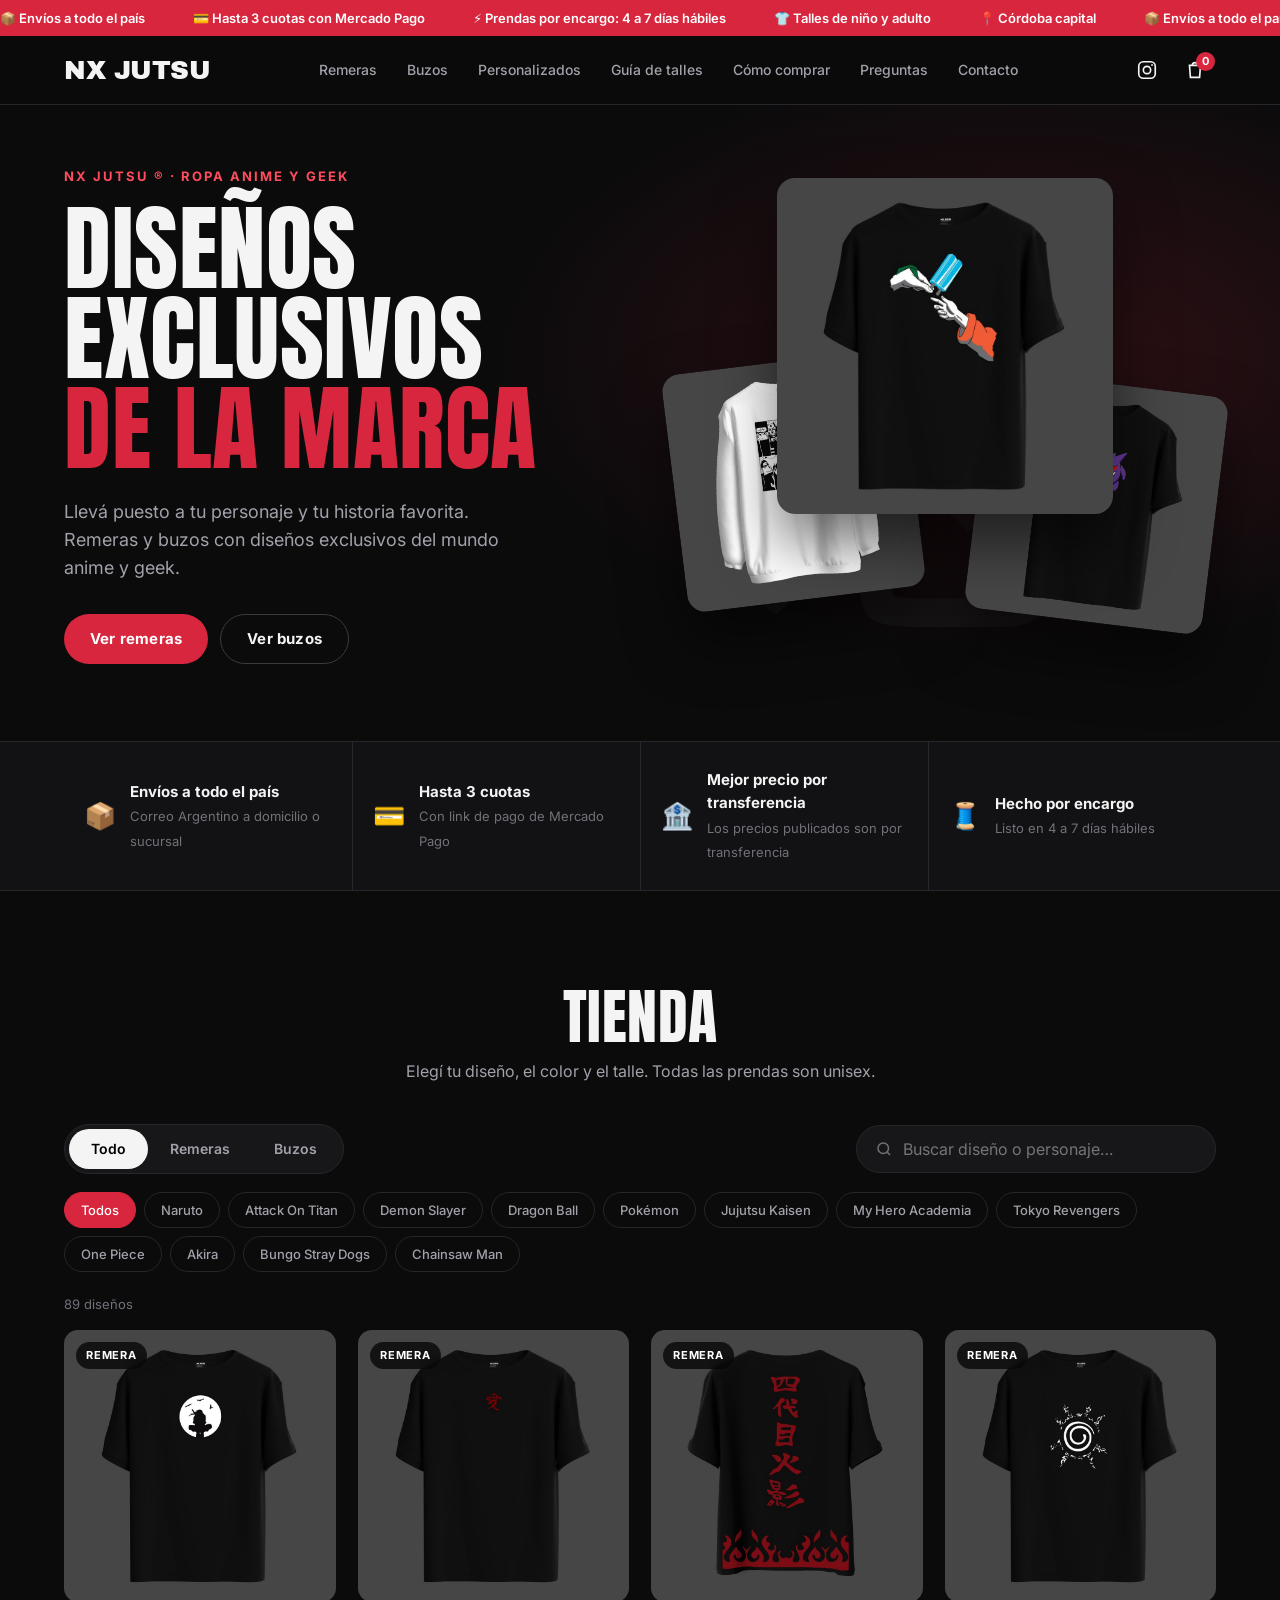
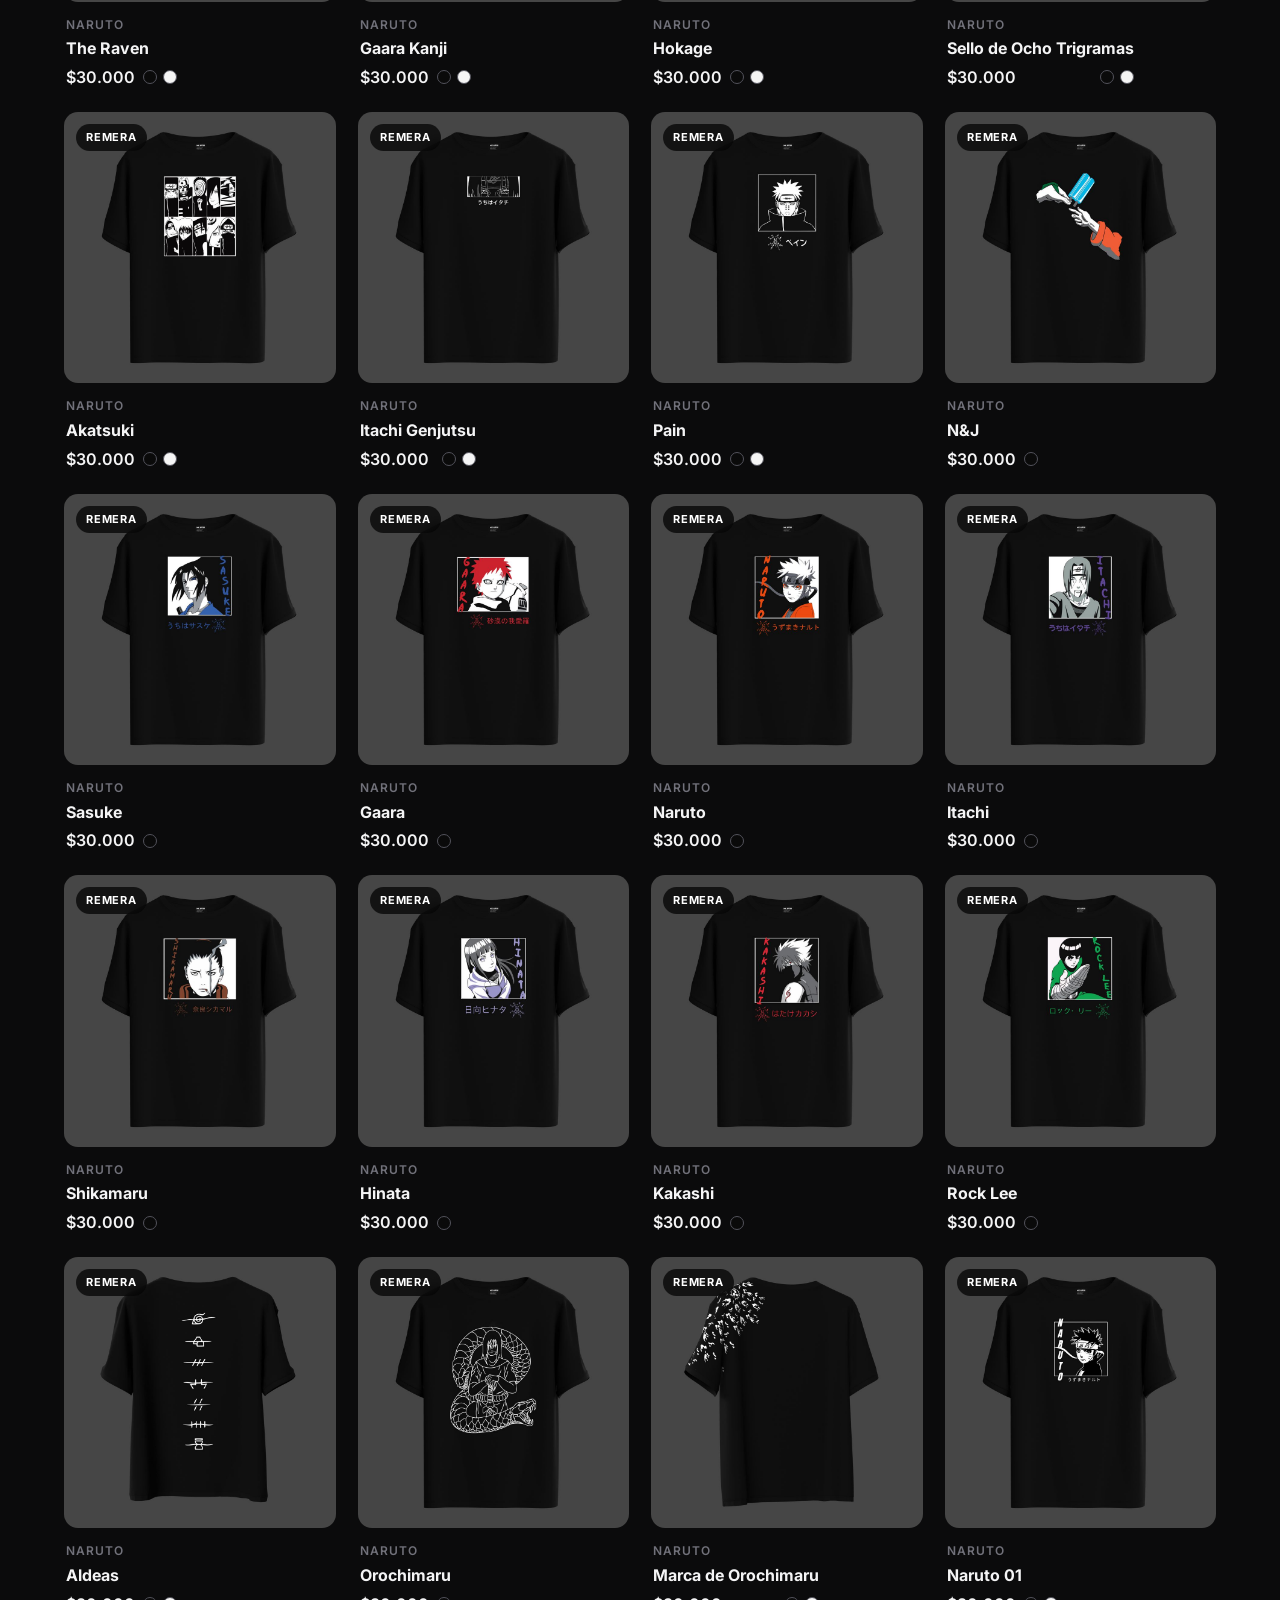
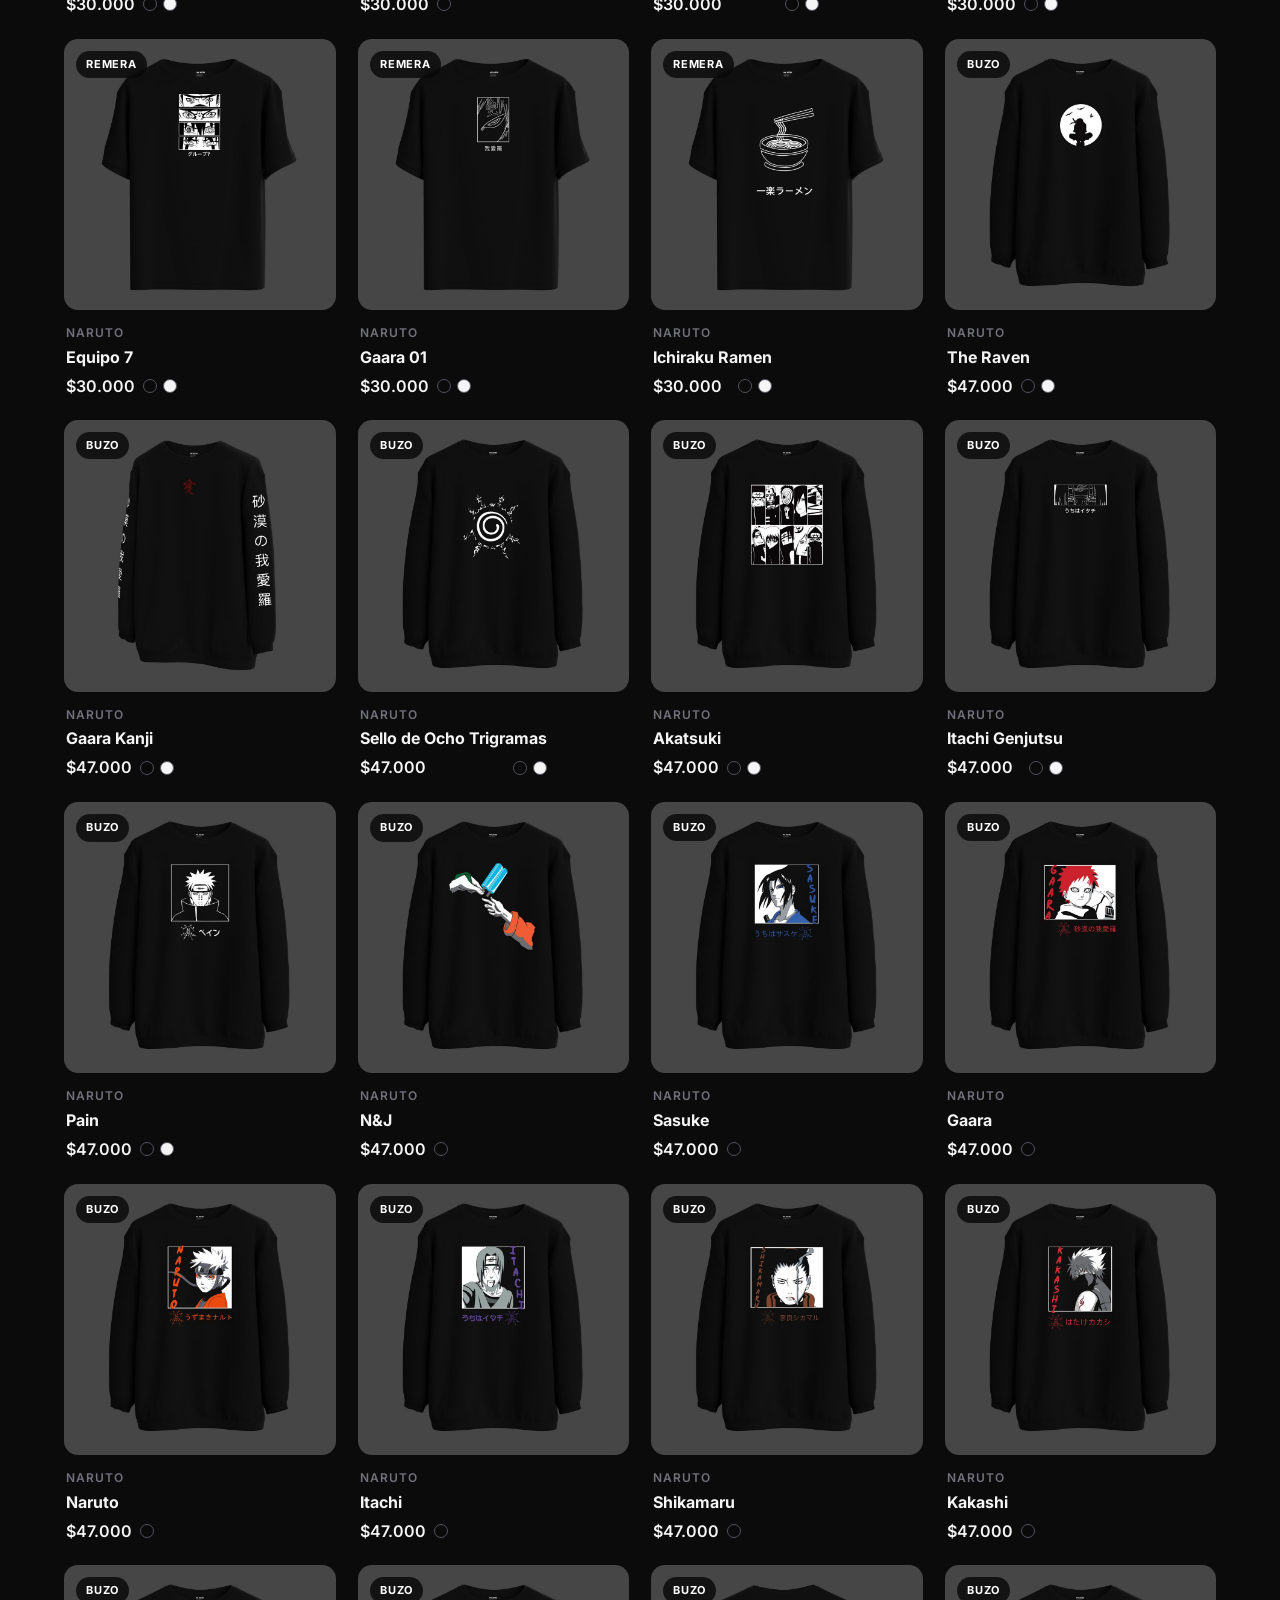
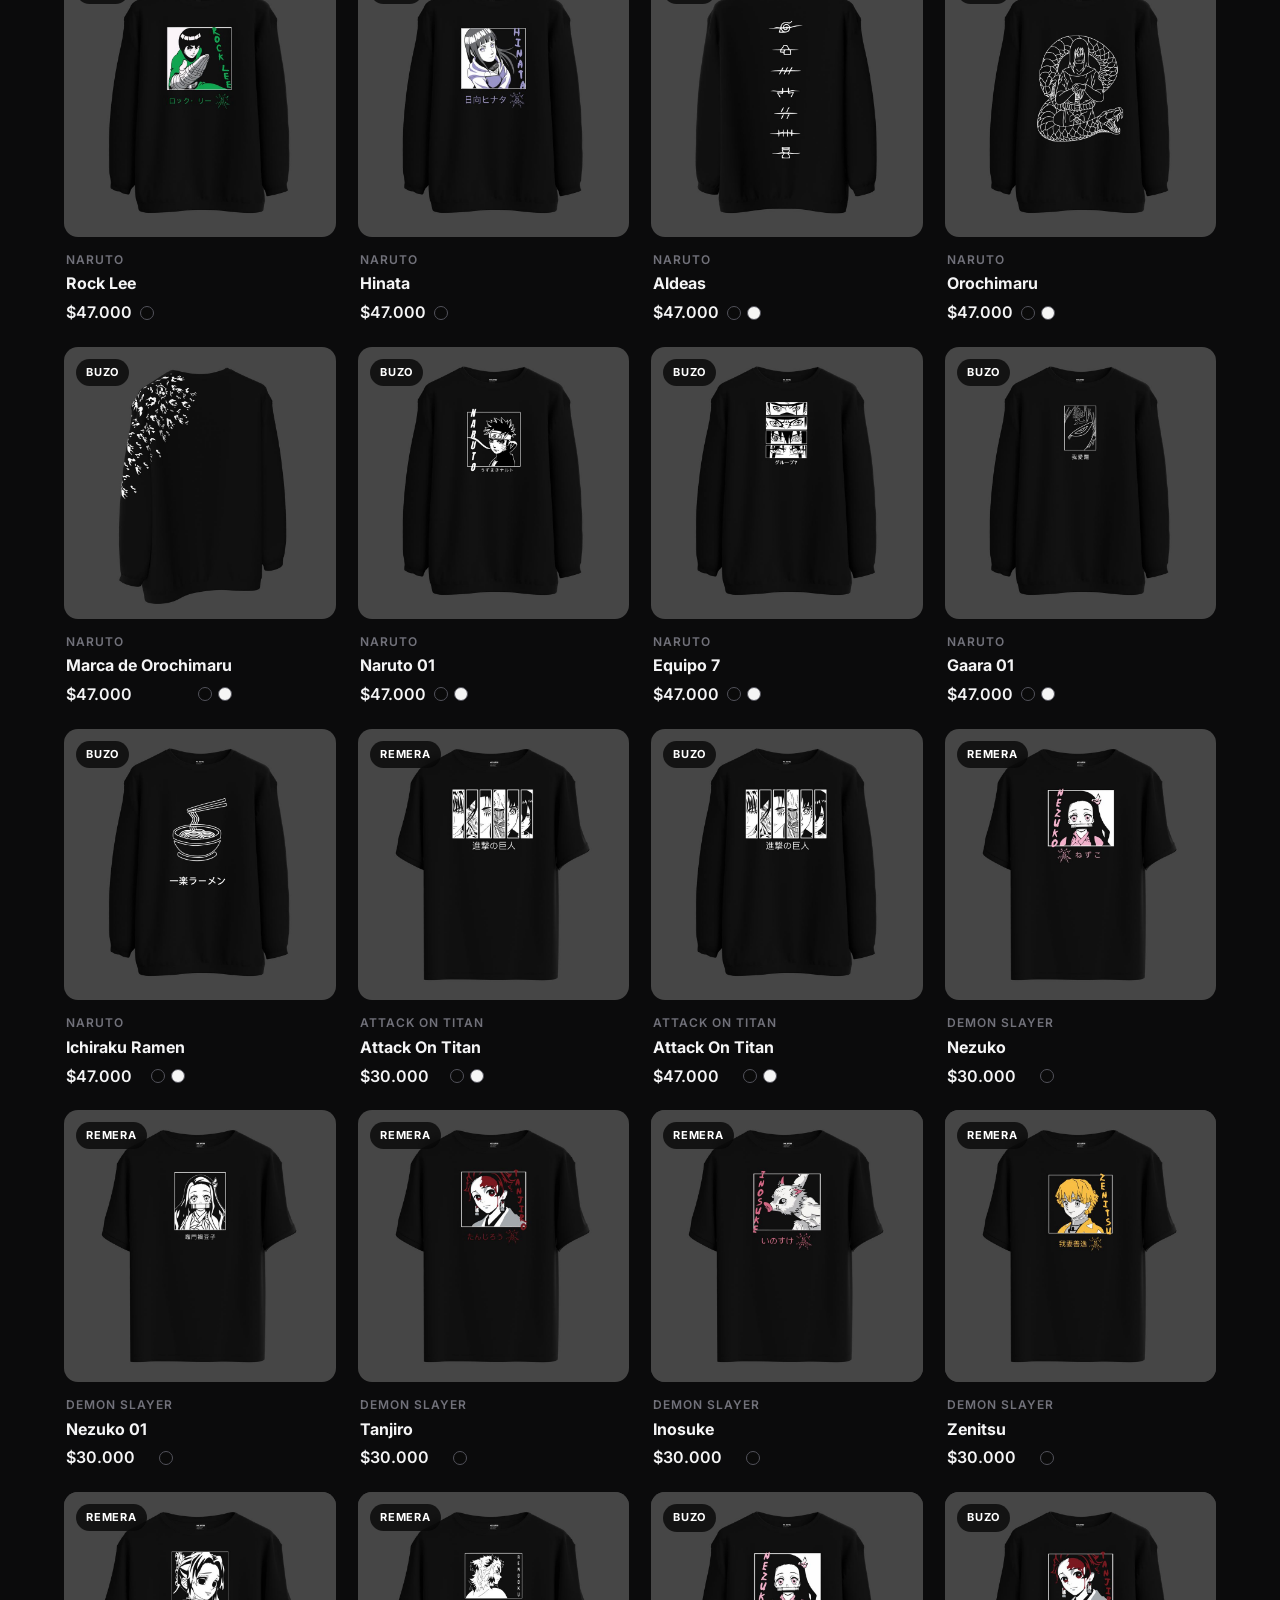
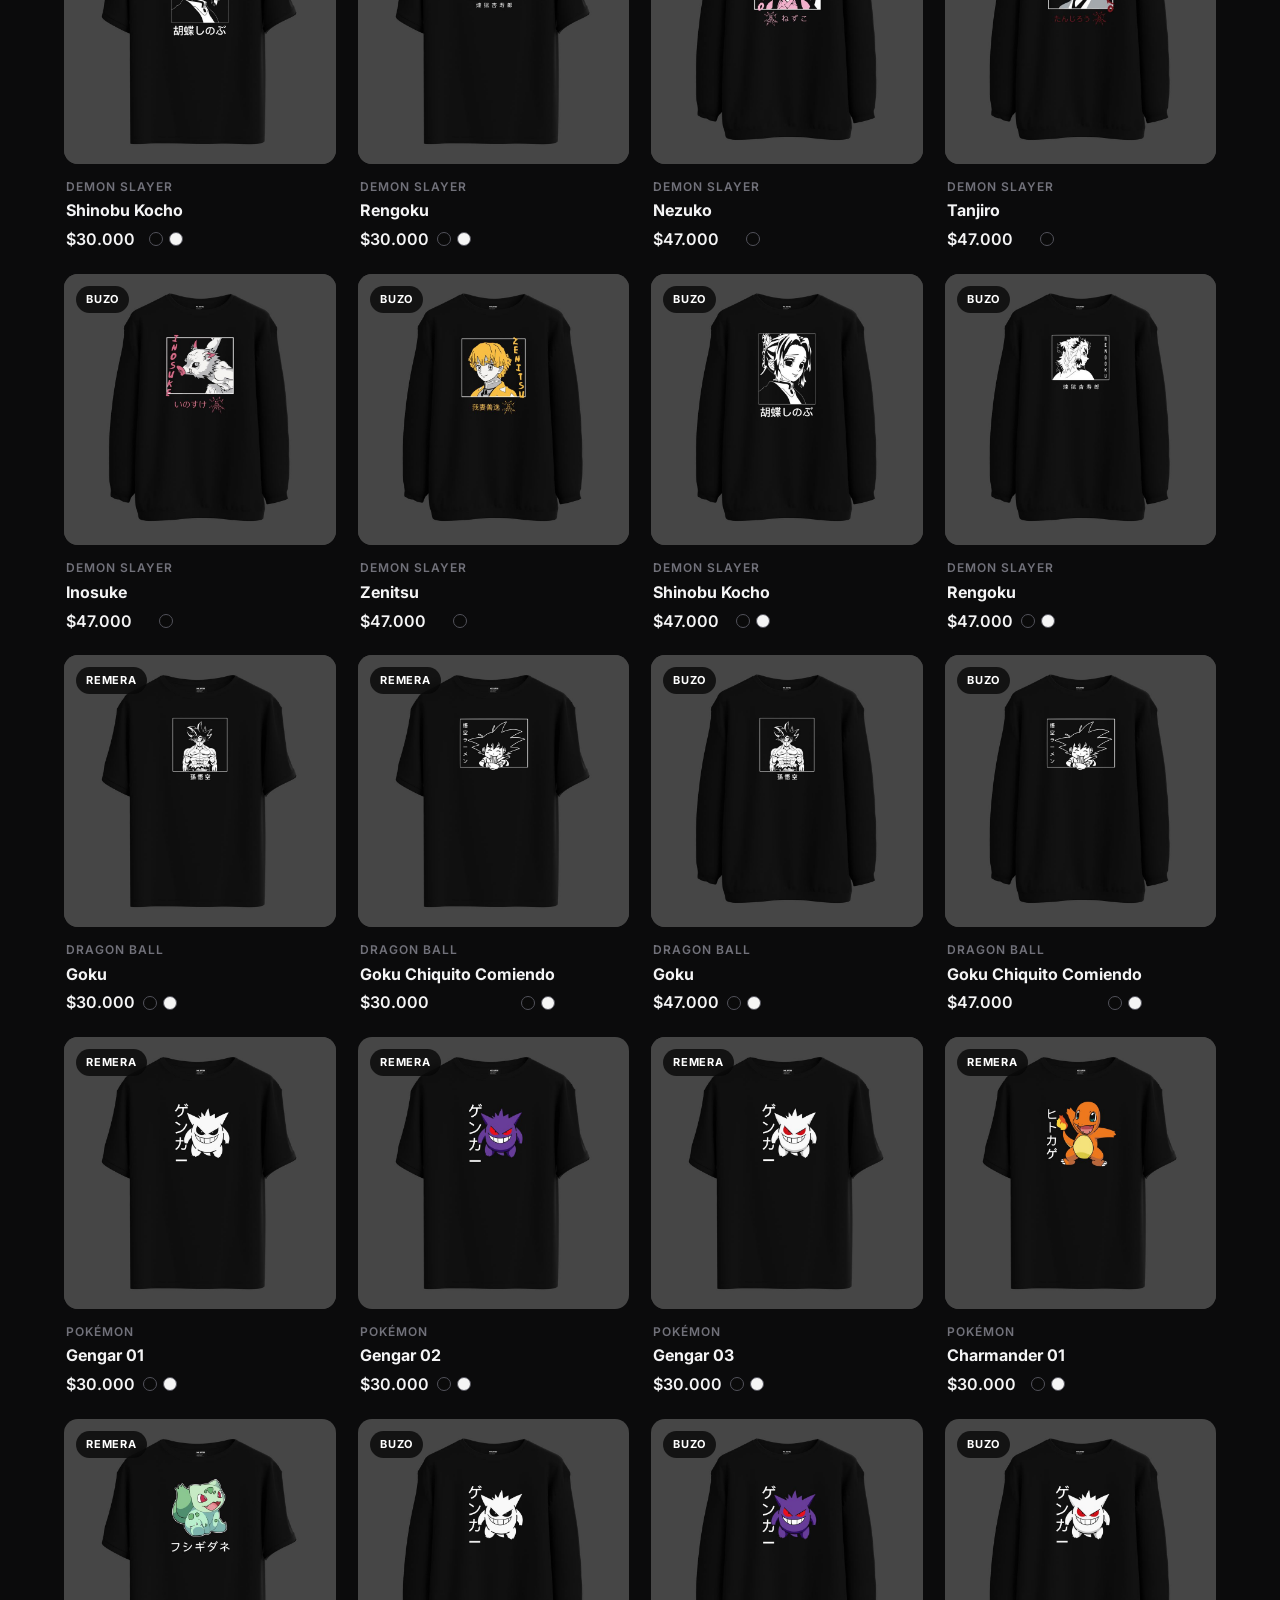
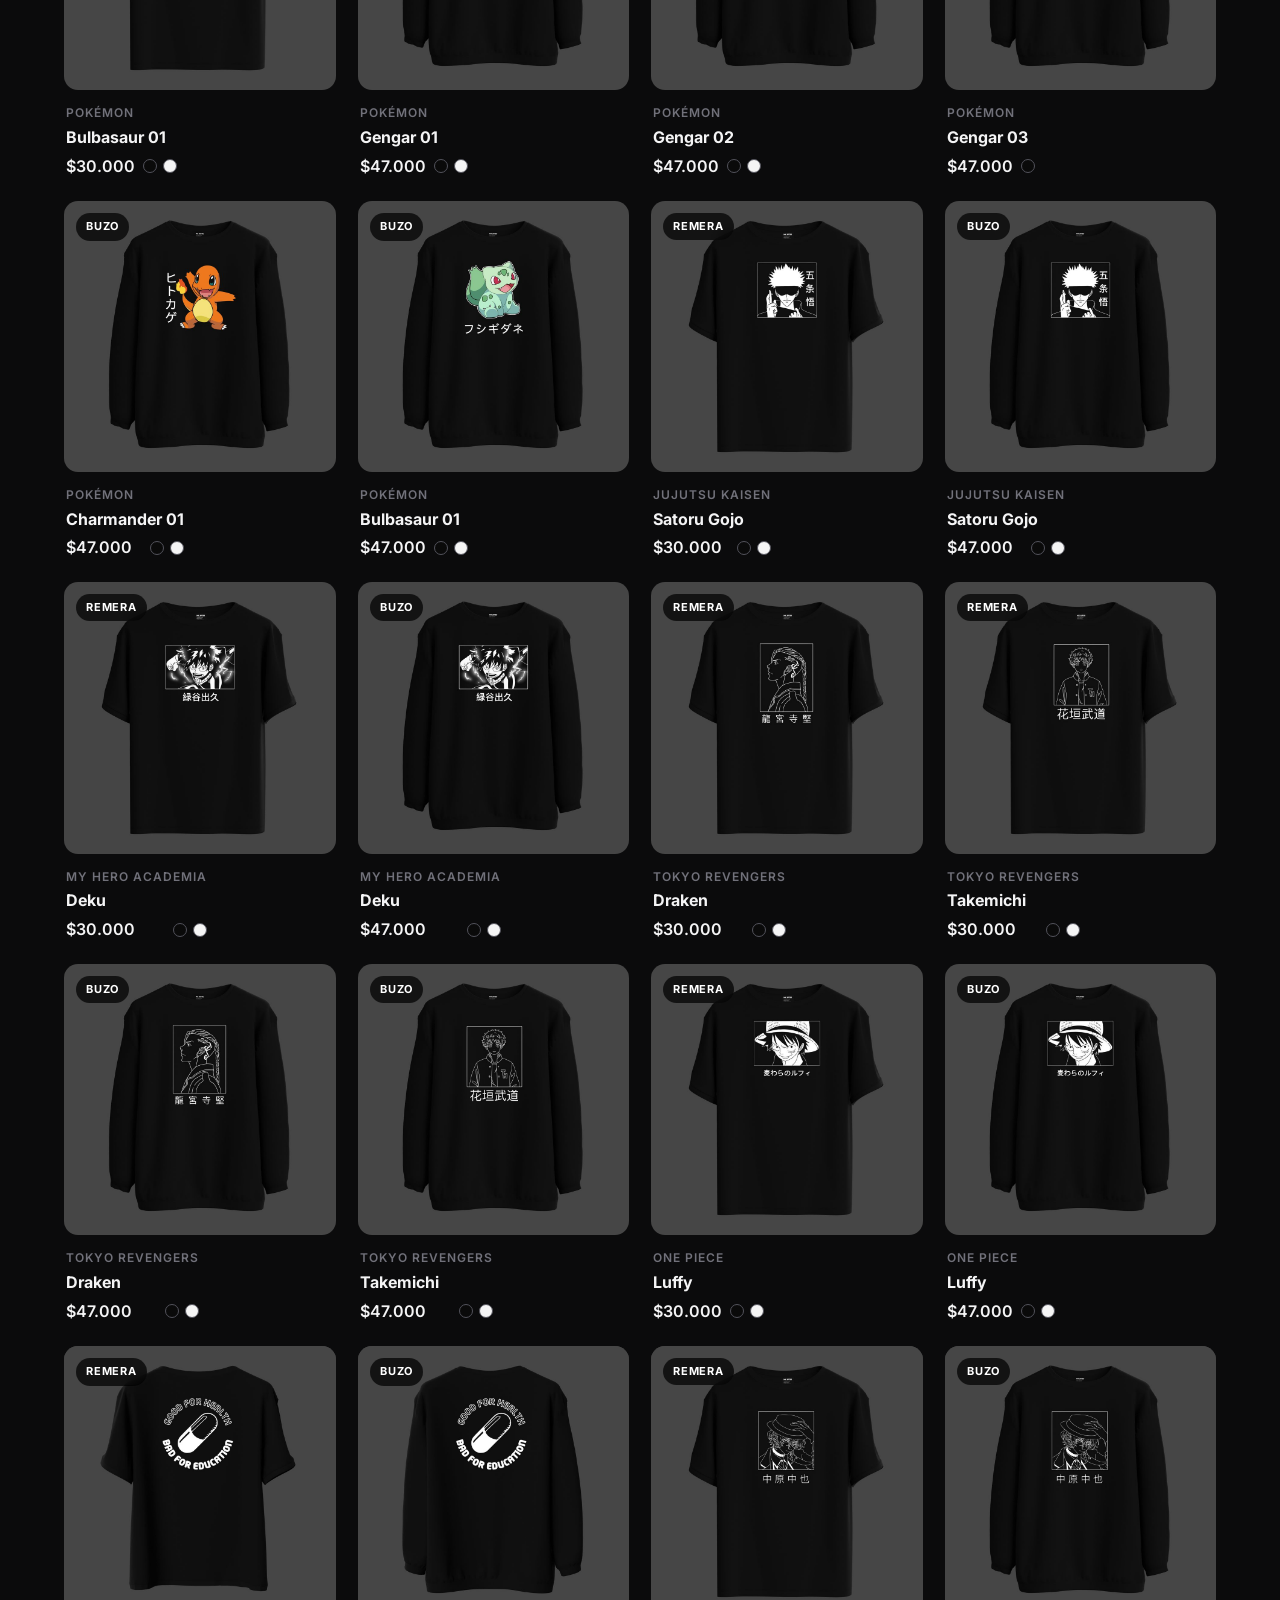
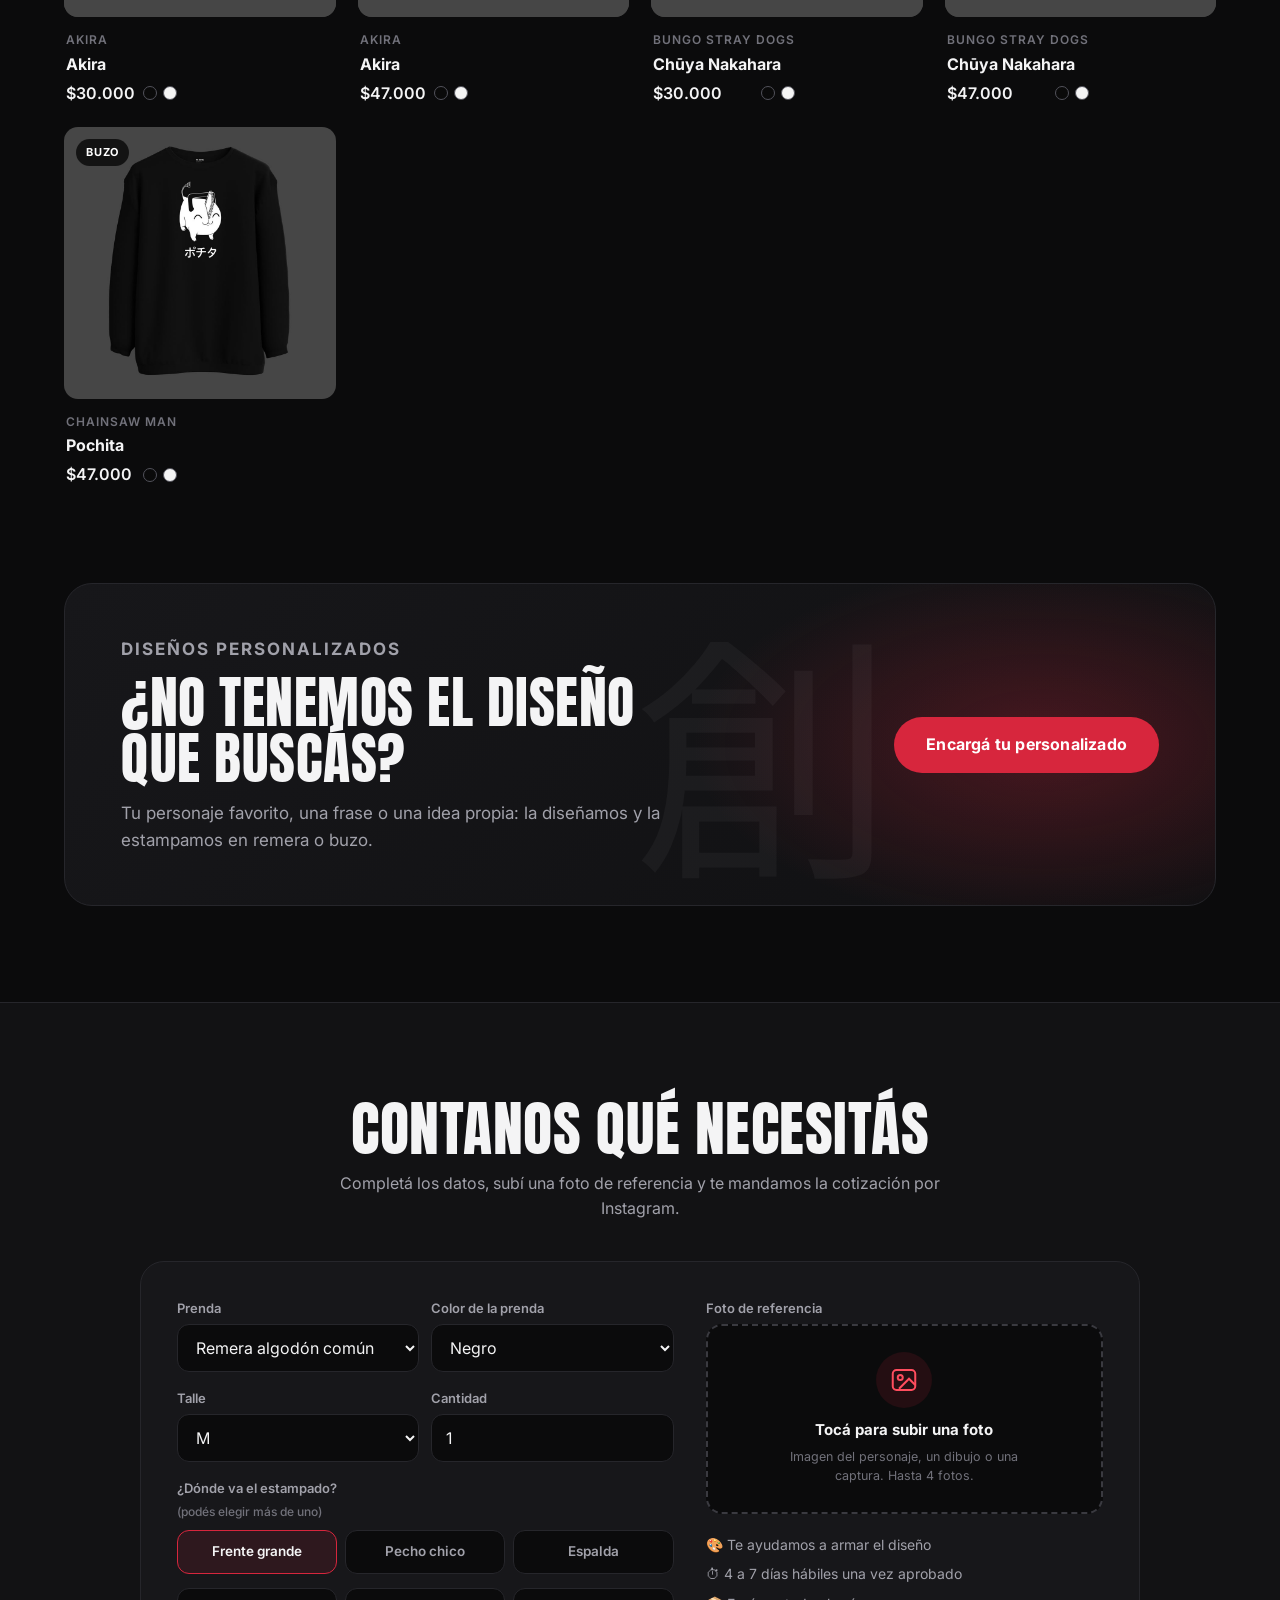
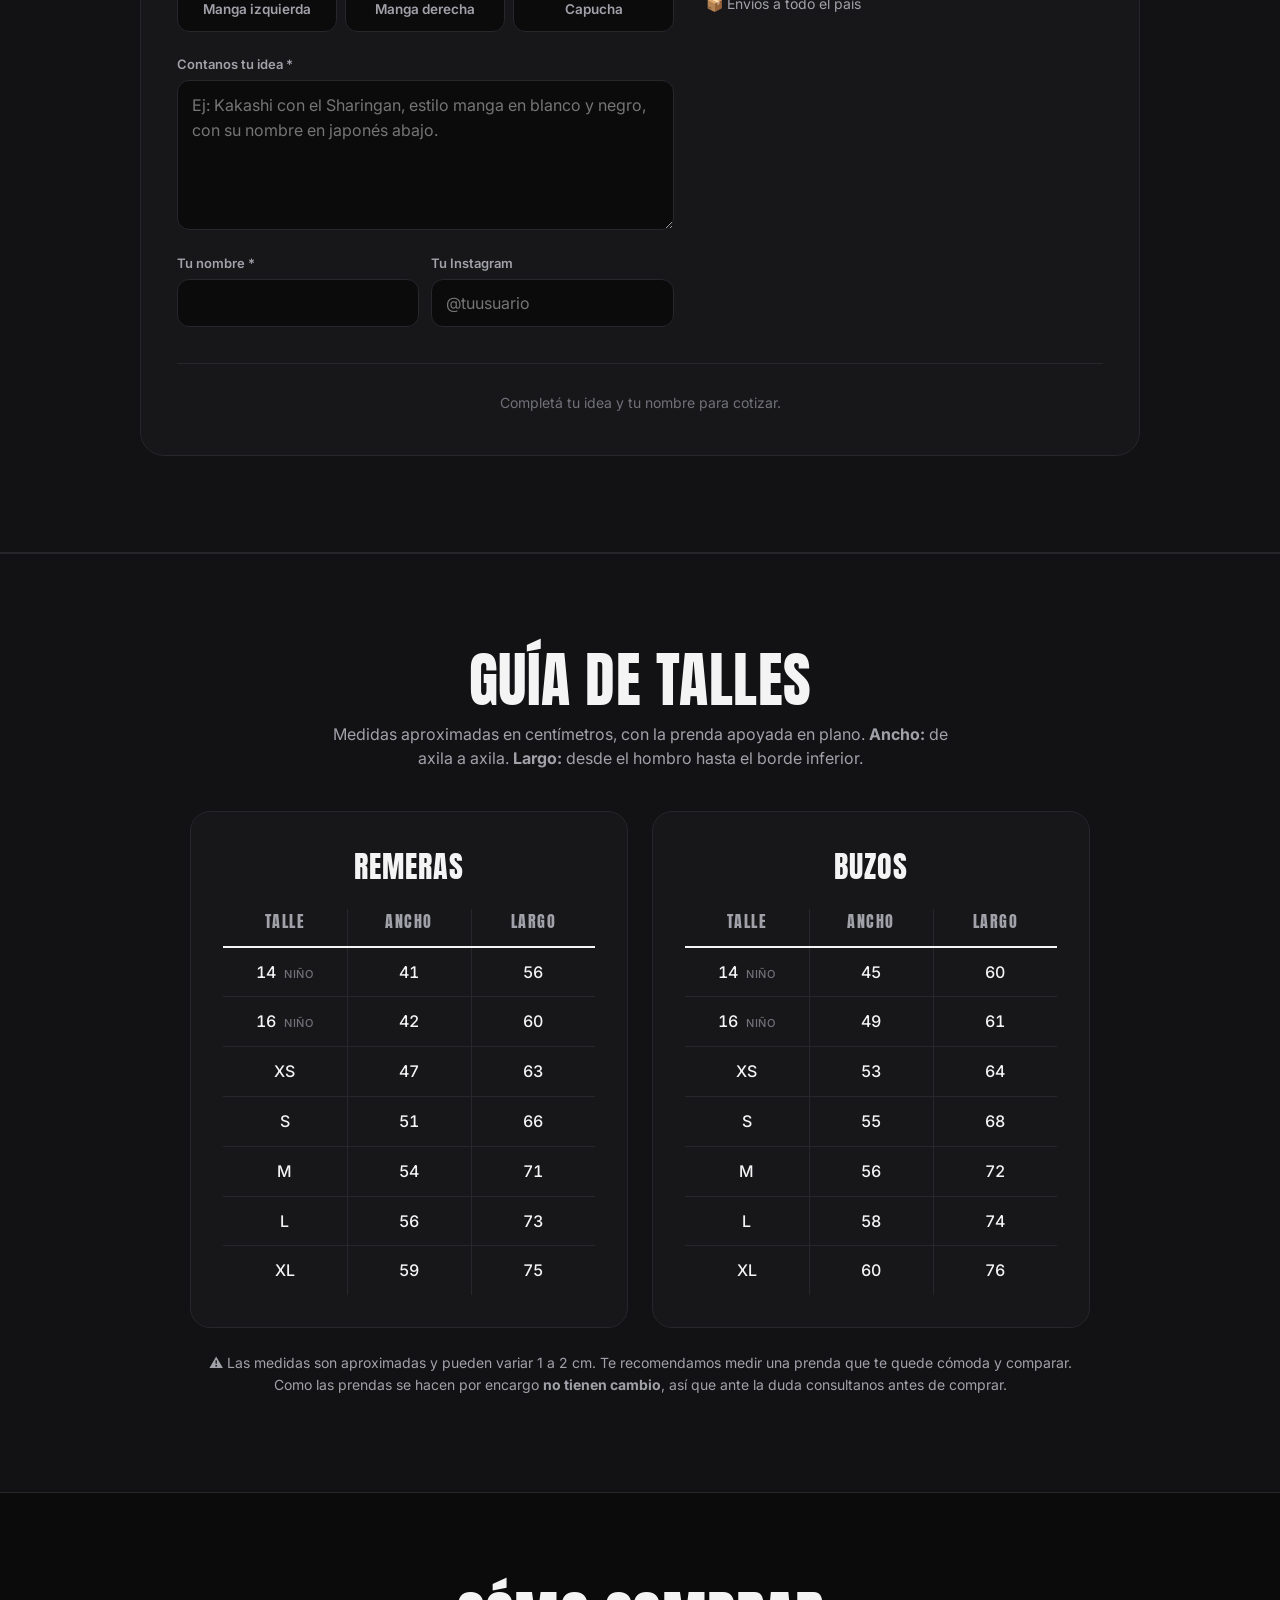
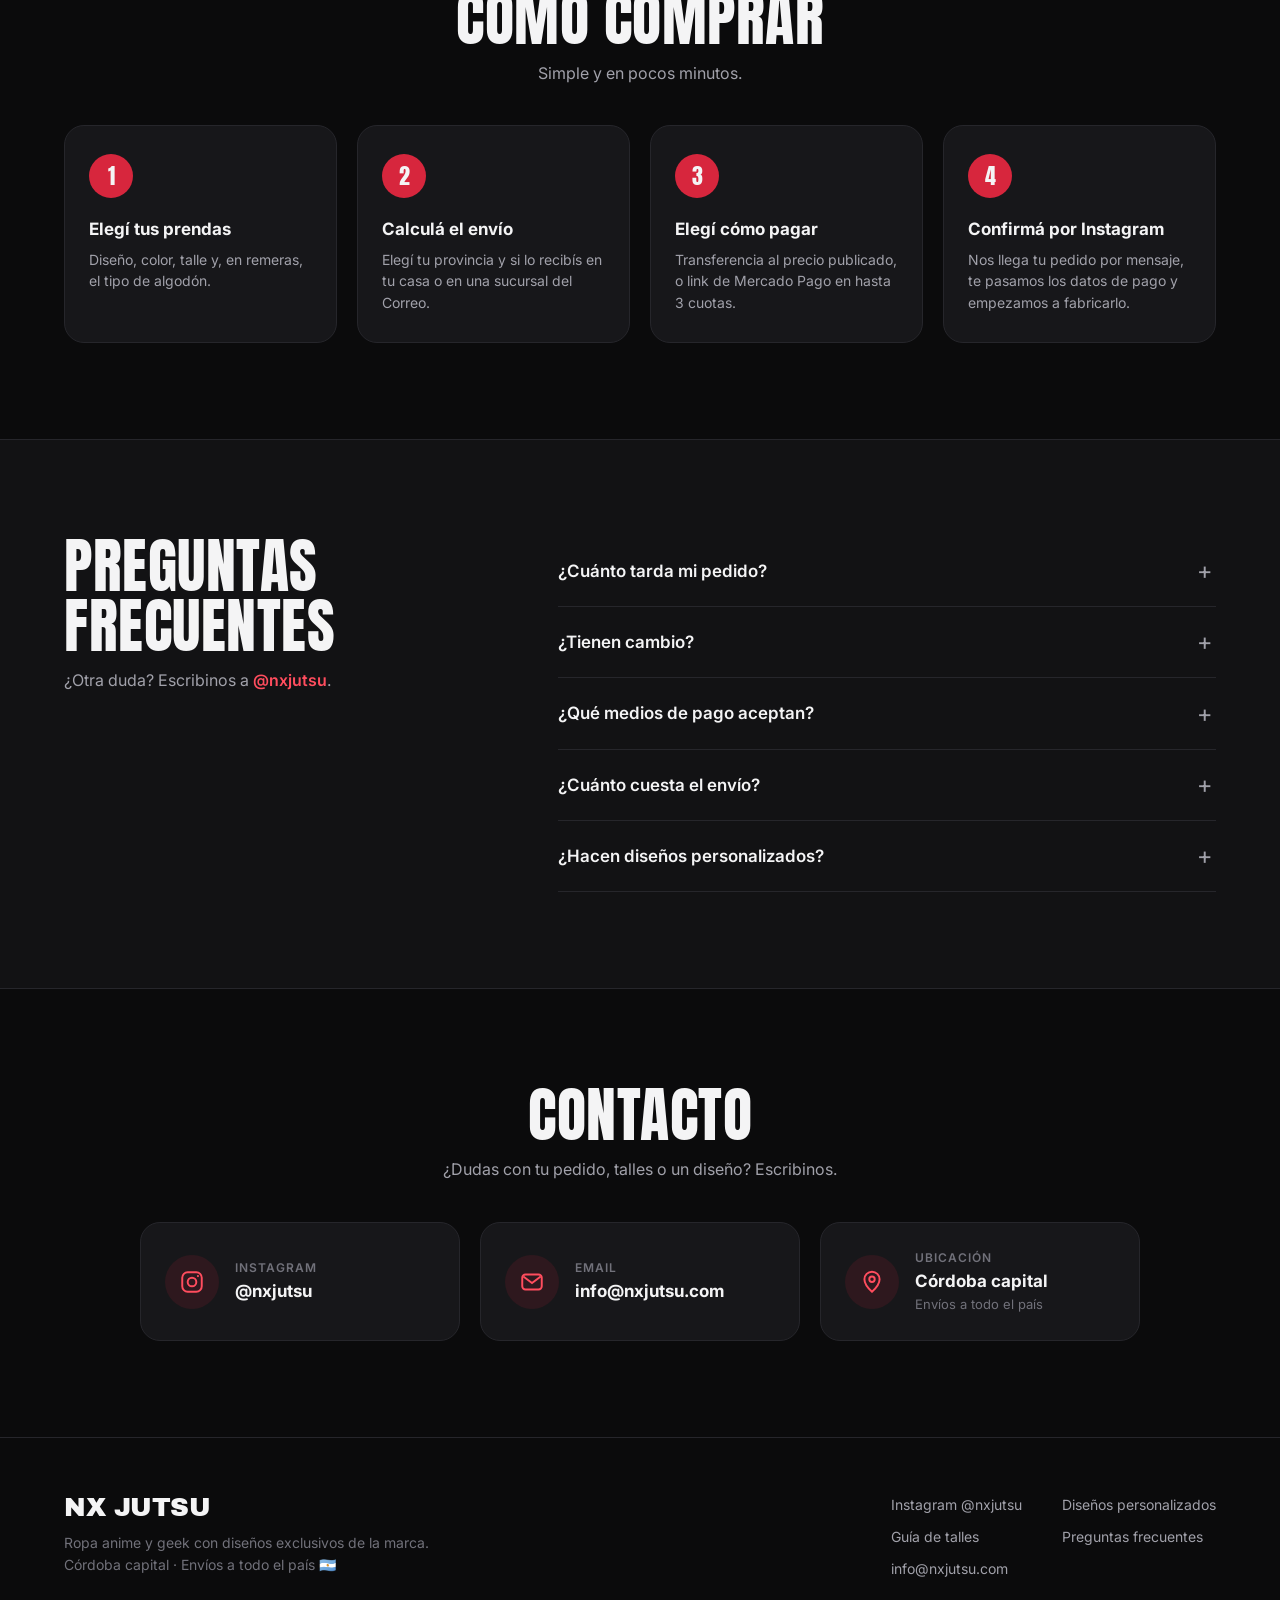
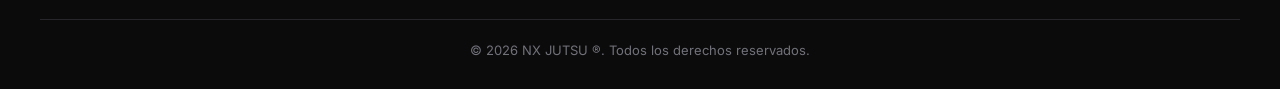
<file: index.html>
<!DOCTYPE html>
<html lang="es">
<head>
<meta charset="utf-8">
<meta name="viewport" content="width=device-width, initial-scale=1">
<title>NX JUTSU · Ropa anime y geek | Remeras y buzos con diseños exclusivos</title>
<meta name="description" content="NX JUTSU: remeras y buzos con diseños exclusivos del mundo anime y geek. Envíos a todo el país desde Córdoba. Pagá por transferencia o hasta 3 cuotas con Mercado Pago.">
<meta property="og:title" content="NX JUTSU · Ropa anime y geek">
<meta property="og:description" content="Remeras y buzos con diseños exclusivos del mundo anime y geek. Envíos a todo el país.">
<meta property="og:image" content="remera-orochimaru-negro.jpg">
<meta name="theme-color" content="#0b0b0c">
<link rel="icon" href="data:image/svg+xml,%3Csvg xmlns=%22http://www.w3.org/2000/svg%22 viewBox=%220 0 64 64%22%3E%3Ccircle cx=%2232%22 cy=%2232%22 r=%2232%22/%3E%3Ctext x=%2232%22 y=%2241%22 font-family=%22Arial Black,Arial%22 font-weight=%22900%22 font-size=%2224%22 fill=%22white%22 text-anchor=%22middle%22%3ENX%3C/text%3E%3C/svg%3E">
<link rel="preconnect" href="https://fonts.googleapis.com">
<link rel="preconnect" href="https://fonts.gstatic.com" crossorigin>
<link href="https://fonts.googleapis.com/css2?family=Anton&family=Archivo+Black&family=Inter:wght@400;500;600;700&family=Noto+Sans+JP:wght@700&display=swap" rel="stylesheet">
<link rel="stylesheet" href="styles.css">
</head>
<body>

<div class="topbar">
  <div class="marquee"><div class="marquee-track">
    <span>📦 Envíos a todo el país</span><span>💳 Hasta 3 cuotas con Mercado Pago</span><span>⚡ Prendas por encargo: 4 a 7 días hábiles</span><span>👕 Talles de niño y adulto</span><span>📍 Córdoba capital</span>
    <span aria-hidden="true">📦 Envíos a todo el país</span><span aria-hidden="true">💳 Hasta 3 cuotas con Mercado Pago</span><span aria-hidden="true">⚡ Prendas por encargo: 4 a 7 días hábiles</span><span aria-hidden="true">👕 Talles de niño y adulto</span><span aria-hidden="true">📍 Córdoba capital</span>
  </div></div>
</div>

<header class="header" id="top">
  <div class="wrap header-in">
    <a href="#top" class="logo" aria-label="NX JUTSU inicio">NX JUTSU</a>
    <nav class="nav" id="nav">
      <a href="#tienda" data-filter-tipo="remera">Remeras</a>
      <a href="#tienda" data-filter-tipo="buzo">Buzos</a>
      <a href="#personalizado">Personalizados</a>
      <a href="#talles">Guía de talles</a>
      <a href="#como-comprar">Cómo comprar</a>
      <a href="#faq">Preguntas</a>
      <a href="#contacto">Contacto</a>
    </nav>
    <div class="header-actions">
      <a class="icon-btn" href="https://instagram.com/nxjutsu" target="_blank" rel="noopener" aria-label="Instagram">
        <svg viewBox="0 0 24 24" width="22" height="22" fill="none" stroke="currentColor" stroke-width="1.8"><rect x="3" y="3" width="18" height="18" rx="5"/><circle cx="12" cy="12" r="4"/><circle cx="17.5" cy="6.5" r="1" fill="currentColor" stroke="none"/></svg>
      </a>
      <button class="icon-btn cart-btn" id="openCart" aria-label="Abrir carrito">
        <svg viewBox="0 0 24 24" width="22" height="22" fill="none" stroke="currentColor" stroke-width="1.8"><path d="M6 7h12l-1 13H7L6 7z"/><path d="M9 7a3 3 0 0 1 6 0"/></svg>
        <span class="cart-count" id="cartCount">0</span>
      </button>
      <button class="icon-btn burger" id="burger" aria-label="Menú"><span></span><span></span></button>
    </div>
  </div>
</header>

<main>
<section class="hero">
  <div class="wrap hero-in">
    <div class="hero-copy">
      <p class="eyebrow">NX JUTSU ® · Ropa anime y geek</p>
      <h1>Diseños<br>exclusivos<br><span class="accent">de la marca</span></h1>
      <p class="lead">Llevá puesto a tu personaje y tu historia favorita. Remeras y buzos con diseños exclusivos del mundo anime y geek.</p>
      <div class="hero-cta">
        <a href="#tienda" class="btn btn-primary" data-filter-tipo="remera">Ver remeras</a>
        <a href="#tienda" class="btn btn-ghost" data-filter-tipo="buzo">Ver buzos</a>
      </div>
    </div>
    <div class="hero-art" aria-hidden="true">
      <div class="kanji">忍</div>
      <img class="h1" src="remera-n-y-j-negro.jpg" alt="">
      <img class="h2" src="buzo-akatsuki-blanco.jpg" alt="">
      <img class="h3" src="remera-gengar-02-negro.jpg" alt="">
    </div>
  </div>
</section>

<section class="perks">
  <div class="wrap perks-in">
    <div class="perk"><span class="perk-ic">📦</span><div><strong>Envíos a todo el país</strong><small>Correo Argentino a domicilio o sucursal</small></div></div>
    <div class="perk"><span class="perk-ic">💳</span><div><strong>Hasta 3 cuotas</strong><small>Con link de pago de Mercado Pago</small></div></div>
    <div class="perk"><span class="perk-ic">🏦</span><div><strong>Mejor precio por transferencia</strong><small>Los precios publicados son por transferencia</small></div></div>
    <div class="perk"><span class="perk-ic">🧵</span><div><strong>Hecho por encargo</strong><small>Listo en 4 a 7 días hábiles</small></div></div>
  </div>
</section>

<section class="shop" id="tienda">
  <div class="wrap">
    <div class="section-head">
      <h2>Tienda</h2>
      <p>Elegí tu diseño, el color y el talle. Todas las prendas son unisex.</p>
    </div>
    <div class="filters">
      <div class="seg" role="tablist" id="tipoSeg">
        <button class="on" data-tipo="todos">Todo</button>
        <button data-tipo="remera">Remeras</button>
        <button data-tipo="buzo">Buzos</button>
      </div>
      <label class="search">
        <svg viewBox="0 0 24 24" width="18" height="18" fill="none" stroke="currentColor" stroke-width="2"><circle cx="11" cy="11" r="7"/><path d="M20 20l-3.5-3.5"/></svg>
        <input id="search" type="search" placeholder="Buscar diseño o personaje…" autocomplete="off">
      </label>
    </div>
    <div class="chips" id="animeChips"></div>
    <p class="result-count" id="resultCount"></p>
    <div class="grid" id="grid"></div>
    <p class="empty" id="empty" hidden>No encontramos diseños con esa búsqueda. ¿Tenés una idea? Escribinos por Instagram y lo charlamos.</p>
  </div>
</section>

<section class="custom-cta" id="encarga">
  <div class="wrap">
    <div class="cta-banner">
      <div class="cta-kanji" aria-hidden="true">創</div>
      <div class="cta-copy">
        <p class="eyebrow">Diseños personalizados</p>
        <h2>¿No tenemos el diseño<br>que buscás?</h2>
        <p>Tu personaje favorito, una frase o una idea propia: la diseñamos y la estampamos en remera o buzo.</p>
      </div>
      <a href="#personalizado" class="btn btn-primary btn-lg">Encargá tu personalizado</a>
    </div>
  </div>
</section>

<section class="custom-sec" id="personalizado">
  <div class="wrap">
    <div class="section-head">
      <h2>Contanos qué necesitás</h2>
      <p>Completá los datos, subí una foto de referencia y te mandamos la cotización por Instagram.</p>
    </div>
    <form class="custom-card" id="customForm" novalidate>
      <div class="custom-grid">
        <div class="custom-col">
          <div class="field two">
            <div><label for="cPrenda">Prenda</label><select id="cPrenda"><option>Remera algodón común</option><option>Remera algodón peinado</option><option>Buzo algodón</option></select></div>
            <div><label for="cColor">Color de la prenda</label><select id="cColor"><option>Negro</option><option>Blanco</option></select></div>
          </div>
          <div class="field two">
            <div><label for="cTalle">Talle</label><select id="cTalle"><option>14</option><option>16</option><option>XS</option><option>S</option><option selected>M</option><option>L</option><option>XL</option></select></div>
            <div><label for="cCant">Cantidad</label><input id="cCant" type="number" min="1" max="50" value="1" inputmode="numeric"></div>
          </div>
          <div class="field"><span class="field-label">¿Dónde va el estampado? <small>(podés elegir más de uno)</small></span>
            <div class="lugares" id="cLugares">
              <label class="lugar"><input type="checkbox" value="Frente grande" checked><span>Frente grande</span></label>
              <label class="lugar"><input type="checkbox" value="Pecho chico"><span>Pecho chico</span></label>
              <label class="lugar"><input type="checkbox" value="Espalda"><span>Espalda</span></label>
              <label class="lugar"><input type="checkbox" value="Manga izquierda"><span>Manga izquierda</span></label>
              <label class="lugar"><input type="checkbox" value="Manga derecha"><span>Manga derecha</span></label>
              <label class="lugar"><input type="checkbox" value="Capucha"><span>Capucha</span></label>
            </div>
          </div>
          <div class="field"><label for="cIdea">Contanos tu idea *</label><textarea id="cIdea" rows="5" placeholder="Ej: Kakashi con el Sharingan, estilo manga en blanco y negro, con su nombre en japonés abajo."></textarea></div>
          <div class="field two">
            <div><label for="cNombre">Tu nombre *</label><input id="cNombre" autocomplete="name"></div>
            <div><label for="cIg">Tu Instagram</label><input id="cIg" placeholder="@tuusuario" autocomplete="off"></div>
          </div>
        </div>
        <div class="custom-col">
          <span class="upload-label">Foto de referencia</span>
          <label class="upload" id="uploadBox" for="cFotos">
            <input id="cFotos" type="file" accept="image/*" multiple>
            <span class="upload-ic" aria-hidden="true">
              <svg viewBox="0 0 24 24" width="30" height="30" fill="none" stroke="currentColor" stroke-width="1.6"><rect x="3" y="4" width="18" height="16" rx="3"/><circle cx="9" cy="10" r="2"/><path d="M21 16l-5-5-8 8"/></svg>
            </span>
            <b>Tocá para subir una foto</b>
            <small>Imagen del personaje, un dibujo o una captura. Hasta 4 fotos.</small>
          </label>
          <div class="thumbs" id="cThumbs"></div>
          <ul class="custom-list">
            <li>🎨 Te ayudamos a armar el diseño</li>
            <li>⏱ 4 a 7 días hábiles una vez aprobado</li>
            <li>📦 Envíos a todo el país</li>
          </ul>
        </div>
      </div>
      <div class="custom-foot">
        <p class="custom-hint" id="cHint">Completá tu idea y tu nombre para cotizar.</p>
        <button class="btn btn-primary btn-lg" type="submit" id="cCotizar" hidden>Cotizar por Instagram</button>
      </div>
      <div class="custom-done" id="cDone" hidden>
        <div class="done-ic small">✓</div>
        <div>
          <b>¡Tu mensaje ya está copiado! Se abrió el chat de @nxjutsu.</b>
          <p><b>Pegalo en el chat</b> y tocá Enviar. En el celular: mantené apretado donde dice "Enviar mensaje…" y tocá <b>Pegar</b>. En la compu: clic en "Enviar mensaje…" y <b>Ctrl + V</b> (en Mac, <b>Cmd + V</b>). <span id="cFotoNote">Después adjuntá tu foto de referencia desde la galería, con el ícono de imagen del chat.</span></p>
          <div class="custom-done-actions">
            <button type="button" class="btn btn-ghost" id="cShare" hidden>Compartir la foto por Instagram</button>
            <button type="button" class="btn btn-ghost" id="cCopy">Copiar el mensaje de nuevo</button>
          </div>
        </div>
      </div>
    </form>
  </div>
</section>

<section class="sizes" id="talles">
  <div class="wrap">
    <div class="section-head">
      <h2>Guía de talles</h2>
      <p>Medidas aproximadas en centímetros, con la prenda apoyada en plano. <strong>Ancho:</strong> de axila a axila. <strong>Largo:</strong> desde el hombro hasta el borde inferior.</p>
    </div>
    <div class="size-cards">
      <article class="size-card">
        <h3>Remeras</h3>
        <table class="size-table">
          <thead><tr><th>Talle</th><th>Ancho</th><th>Largo</th></tr></thead>
          <tbody>
            <tr><td>14 <em>niño</em></td><td>41</td><td>56</td></tr>
            <tr><td>16 <em>niño</em></td><td>42</td><td>60</td></tr>
            <tr><td>XS</td><td>47</td><td>63</td></tr>
            <tr><td>S</td><td>51</td><td>66</td></tr>
            <tr><td>M</td><td>54</td><td>71</td></tr>
            <tr><td>L</td><td>56</td><td>73</td></tr>
            <tr><td>XL</td><td>59</td><td>75</td></tr>
          </tbody>
        </table>
      </article>
      <article class="size-card">
        <h3>Buzos</h3>
        <table class="size-table">
          <thead><tr><th>Talle</th><th>Ancho</th><th>Largo</th></tr></thead>
          <tbody>
            <tr><td>14 <em>niño</em></td><td>45</td><td>60</td></tr>
            <tr><td>16 <em>niño</em></td><td>49</td><td>61</td></tr>
            <tr><td>XS</td><td>53</td><td>64</td></tr>
            <tr><td>S</td><td>55</td><td>68</td></tr>
            <tr><td>M</td><td>56</td><td>72</td></tr>
            <tr><td>L</td><td>58</td><td>74</td></tr>
            <tr><td>XL</td><td>60</td><td>76</td></tr>
          </tbody>
        </table>
      </article>
    </div>
    <p class="note">⚠️ Las medidas son aproximadas y pueden variar 1 a 2 cm. Te recomendamos medir una prenda que te quede cómoda y comparar. Como las prendas se hacen por encargo <strong>no tienen cambio</strong>, así que ante la duda consultanos antes de comprar.</p>
  </div>
</section>

<section class="how" id="como-comprar">
  <div class="wrap">
    <div class="section-head">
      <h2>Cómo comprar</h2>
      <p>Simple y en pocos minutos.</p>
    </div>
    <ol class="steps">
      <li><span>1</span><h3>Elegí tus prendas</h3><p>Diseño, color, talle y, en remeras, el tipo de algodón.</p></li>
      <li><span>2</span><h3>Calculá el envío</h3><p>Elegí tu provincia y si lo recibís en tu casa o en una sucursal del Correo.</p></li>
      <li><span>3</span><h3>Elegí cómo pagar</h3><p>Transferencia al precio publicado, o link de Mercado Pago en hasta 3 cuotas.</p></li>
      <li><span>4</span><h3>Confirmá por Instagram</h3><p>Nos llega tu pedido por mensaje, te pasamos los datos de pago y empezamos a fabricarlo.</p></li>
    </ol>
  </div>
</section>

<section class="faq" id="faq">
  <div class="wrap faq-in">
    <div class="section-head left">
      <h2>Preguntas frecuentes</h2>
      <p>¿Otra duda? Escribinos a <a href="https://instagram.com/nxjutsu" target="_blank" rel="noopener">@nxjutsu</a>.</p>
    </div>
    <div class="faq-list">
      <details><summary>¿Cuánto tarda mi pedido?</summary><p>Todas las prendas se hacen por encargo y demoran entre <strong>4 y 7 días hábiles</strong> desde que se acredita el pago. Después se despachan por Correo Argentino (el tiempo de viaje depende de tu localidad) o las podés retirar en Córdoba capital.</p></details>
      <details><summary>¿Tienen cambio?</summary><p>No. Como cada prenda se fabrica especialmente para vos, <strong>no tienen cambio</strong>. Revisá bien la guía de talles antes de comprar y, si tenés dudas, consultanos.</p></details>
      <details><summary>¿Qué medios de pago aceptan?</summary><p><strong>Transferencia bancaria</strong> al precio publicado, o <strong>tarjeta de crédito o débito con link de pago de Mercado Pago</strong>, en 1, 2 o 3 cuotas con un recargo del <span class="mp-pct">25</span>% (lo ves calculado en el carrito antes de confirmar).</p></details>
      <details><summary>¿Cuánto cuesta el envío?</summary><p>Al finalizar la compra elegís tu provincia y la modalidad (domicilio o sucursal) y te mostramos el costo estimado. Antes de pagar te confirmamos el valor exacto de Correo Argentino. Si estás en Córdoba capital podés retirar sin cargo.</p></details>
      <details><summary>¿Hacen diseños personalizados?</summary><p>¡Sí! Completá el formulario de <a href="#personalizado">diseños personalizados</a> con tu idea y una foto de referencia, y te pasamos la cotización por Instagram.</p></details>
    </div>
  </div>
</section>
<section class="contact" id="contacto">
  <div class="wrap">
    <div class="section-head">
      <h2>Contacto</h2>
      <p>¿Dudas con tu pedido, talles o un diseño? Escribinos.</p>
    </div>
    <div class="contact-cards">
      <a class="contact-card" href="https://instagram.com/nxjutsu" target="_blank" rel="noopener">
        <span class="contact-ic"><svg viewBox="0 0 24 24" width="26" height="26" fill="none" stroke="currentColor" stroke-width="1.8"><rect x="3" y="3" width="18" height="18" rx="5"/><circle cx="12" cy="12" r="4"/><circle cx="17.5" cy="6.5" r="1" fill="currentColor" stroke="none"/></svg></span>
        <span><small>Instagram</small><b>@nxjutsu</b></span>
      </a>
      <a class="contact-card" href="mailto:info@nxjutsu.com">
        <span class="contact-ic"><svg viewBox="0 0 24 24" width="26" height="26" fill="none" stroke="currentColor" stroke-width="1.8"><rect x="3" y="5" width="18" height="14" rx="3"/><path d="M4 7l8 6 8-6"/></svg></span>
        <span><small>Email</small><b>info@nxjutsu.com</b></span>
      </a>
      <div class="contact-card static">
        <span class="contact-ic"><svg viewBox="0 0 24 24" width="26" height="26" fill="none" stroke="currentColor" stroke-width="1.8"><path d="M12 21s-7-6.2-7-11.5A7 7 0 0 1 19 9.5C19 14.8 12 21 12 21z"/><circle cx="12" cy="9.5" r="2.5"/></svg></span>
        <span><small>Ubicación</small><b>Córdoba capital</b><em>Envíos a todo el país</em></span>
      </div>
    </div>
  </div>
</section>
</main>

<footer class="footer">
  <div class="wrap footer-in">
    <div>
      <div class="logo">NX JUTSU</div>
      <p>Ropa anime y geek con diseños exclusivos de la marca.<br>Córdoba capital · Envíos a todo el país 🇦🇷</p>
    </div>
    <div class="footer-links">
      <a href="https://instagram.com/nxjutsu" target="_blank" rel="noopener">Instagram @nxjutsu</a>
      <a href="#personalizado">Diseños personalizados</a>
      <a href="#talles">Guía de talles</a>
      <a href="#faq">Preguntas frecuentes</a>
      <a href="mailto:info@nxjutsu.com">info@nxjutsu.com</a>
    </div>
  </div>
  <div class="wrap footer-bottom">© <span id="year"></span> NX JUTSU ®. Todos los derechos reservados.</div>
</footer>

<!-- Modal producto -->
<div class="overlay" id="productOverlay" hidden>
  <div class="modal product-modal" role="dialog" aria-modal="true" aria-labelledby="pmTitle">
    <button class="close" data-close aria-label="Cerrar">×</button>
    <div class="pm-media"><img id="pmImg" alt=""><div class="pm-views" id="pmViews" hidden><button data-view="espalda">Espalda</button><button data-view="frente">Frente</button></div></div>
    <div class="pm-body">
      <p class="pm-anime" id="pmAnime"></p>
      <h3 id="pmTitle"></h3>
      <p class="pm-price" id="pmPrice"></p>
      <p class="pm-transfer" id="pmCuotas">Precio por transferencia · o hasta 3 cuotas con tarjeta</p>

      <div class="opt" id="pmCalidadWrap">
        <span class="opt-label">Tipo de algodón</span>
        <div class="opt-row" id="pmCalidad"></div>
      </div>
      <div class="opt">
        <span class="opt-label">Color: <b id="pmColorName"></b></span>
        <div class="opt-row" id="pmColor"></div>
      </div>
      <div class="opt">
        <span class="opt-label">Talle <a href="#talles" class="link" data-close>Ver guía de talles</a></span>
        <div class="opt-row sizes-row" id="pmTalle"></div>
        <small class="hint">14 y 16 son talles de niño.</small>
      </div>
      <div class="opt qty-wrap">
        <span class="opt-label">Cantidad</span>
        <div class="qty"><button data-q="-1" aria-label="Restar">−</button><input id="pmQty" value="1" inputmode="numeric" aria-label="Cantidad"><button data-q="1" aria-label="Sumar">+</button></div>
      </div>
      <p class="pm-error" id="pmError" hidden>Elegí un talle para continuar.</p>
      <button class="btn btn-primary btn-block" id="pmAdd">Agregar al carrito</button>
      <ul class="pm-notes">
        <li>⏱ Por encargo: demora entre 4 y 7 días hábiles.</li>
        <li>🔁 Al ser por encargo, no tiene cambio.</li>
        <li>📦 Envíos a todo el país.</li>
      </ul>
    </div>
  </div>
</div>

<!-- Carrito / checkout -->
<div class="overlay" id="cartOverlay" hidden>
  <aside class="drawer" role="dialog" aria-modal="true" aria-labelledby="drawerTitle">
    <div class="drawer-head">
      <button class="back" id="stepBack" aria-label="Volver" hidden>←</button>
      <h3 id="drawerTitle">Tu carrito</h3>
      <button class="close" data-close aria-label="Cerrar">×</button>
    </div>
    <div class="stepper" id="stepper" hidden>
      <span data-s="1">Datos</span><span data-s="2">Envío</span><span data-s="3">Pago</span><span data-s="4">Listo</span>
    </div>

    <div class="drawer-body">
      <!-- Paso 0: carrito -->
      <section class="step" data-step="0">
        <div id="cartItems"></div>
        <div class="cart-empty" id="cartEmpty">
          <p>Tu carrito está vacío.</p>
          <button class="btn btn-ghost" data-close>Ver diseños</button>
        </div>
      </section>

      <!-- Paso 1: datos -->
      <section class="step" data-step="1" hidden>
        <form id="formDatos" novalidate>
          <div class="field"><label for="fNombre">Nombre y apellido</label><input id="fNombre" required autocomplete="name"></div>
          <div class="field"><label for="fIg">Tu usuario de Instagram</label><input id="fIg" required placeholder="@tuusuario" autocomplete="off"><small>Te contactamos por ahí para confirmar el pedido.</small></div>
          <div class="field two">
            <div><label for="fDni">DNI</label><input id="fDni" required inputmode="numeric" placeholder="Para el envío"></div>
            <div><label for="fTel">Celular</label><input id="fTel" required inputmode="tel" autocomplete="tel" placeholder="351 1234567"></div>
          </div>
          <div class="field"><label for="fEmail">Email</label><input id="fEmail" type="email" required autocomplete="email"></div>
        </form>
      </section>

      <!-- Paso 2: envío -->
      <section class="step" data-step="2" hidden>
        <form id="formEnvio" novalidate>
          <div class="radio-cards" id="envioModo">
            <label class="rcard"><input type="radio" name="modo" value="domicilio" checked><span><b>Correo Argentino a domicilio</b><small>Te llega a tu casa</small></span><em class="rprice" data-price="domicilio"></em></label>
            <label class="rcard"><input type="radio" name="modo" value="sucursal"><span><b>Correo Argentino a sucursal</b><small>Retirás en la sucursal que elijas</small></span><em class="rprice" data-price="sucursal"></em></label>
            <label class="rcard"><input type="radio" name="modo" value="retiro"><span><b>Retiro en Córdoba capital</b><small>Sin cargo · coordinamos por Instagram</small></span><em class="rprice">Gratis</em></label>
          </div>
          <div id="envioCampos">
            <div class="field two">
              <div><label for="fProv">Provincia</label><select id="fProv" required></select></div>
              <div><label for="fCp">Código postal</label><input id="fCp" required inputmode="numeric" maxlength="8" placeholder="5000"></div>
            </div>
            <div class="field"><label for="fLocalidad">Localidad</label><input id="fLocalidad" required></div>
            <div class="field" id="dirWrap"><label for="fDir">Calle, número, piso/depto</label><input id="fDir" required autocomplete="street-address"></div>
            <div class="field" id="sucWrap" hidden>
              <a class="suc-link" id="sucLink" href="https://www.correoargentino.com.ar/formularios/sucursales" target="_blank" rel="noopener">
                <span class="suc-ic">📍</span>
                <span><b id="sucLinkTxt">Ver sucursales de Correo Argentino</b><small>Se abre en una ventanita encima de esta página.</small></span>
                <span class="suc-arrow">↗</span>
              </a>
              <ol class="suc-steps">
                <li>Elegí la provincia <b id="sucProvTxt">(sin tildes)</b> y tu localidad.</li>
                <li>Marcá solo la casilla <b>“entrega paqueteria e-commerce nacionales”</b>.</li>
                <li>Tocá <b>Buscar</b>, elegí una sucursal y escribila acá abajo.</li>
              </ol>
              <label for="fSuc">Sucursal elegida</label><input id="fSuc" placeholder="Nombre o dirección de la sucursal"><small>Copiá acá el nombre o la dirección de la sucursal que elegiste en el buscador.</small>
            </div>
            <div class="ship-box" id="shipBox"></div>
          </div>
        </form>
      </section>

      <!-- Paso 3: pago -->
      <section class="step" data-step="3" hidden>
        <div class="radio-cards" id="pagoModo">
          <label class="rcard"><input type="radio" name="pago" value="transferencia" checked><span><b>Transferencia bancaria</b><small>Precio publicado, sin recargo</small></span><em class="rprice" id="payTransfer"></em></label>
          <label class="rcard"><input type="radio" name="pago" value="mp"><span><b>Tarjeta con link de Mercado Pago</b><small>Crédito o débito · hasta 3 cuotas · <span class="mp-pct">25</span>% de recargo</small></span><em class="rprice" id="payMp"></em></label>
        </div>
        <div class="cuotas" id="cuotas" hidden></div>
        <div class="field"><label for="fNotas">Comentarios (opcional)</label><textarea id="fNotas" rows="2" placeholder="Algo que tengamos que saber"></textarea></div>
        <label class="check"><input type="checkbox" id="fAcepto"> <span>Entiendo que las prendas son <b>por encargo</b> (4 a 7 días hábiles) y que <b>no tienen cambio</b>.</span></label>
      </section>

      <!-- Paso 4: listo -->
      <section class="step" data-step="4" hidden>
        <div class="done">
          <div class="done-ic">✓</div>
          <h4>¡Pedido armado!</h4>
          <p>Pedido <b id="orderId"></b></p>
          <p class="done-txt">Último paso: mandanos el pedido por Instagram y te respondemos con los datos para pagar.</p>
          <ol class="paste-steps">
            <li><span>1</span><div>Tocá el botón rojo: <b>copia tu pedido</b> y abre el chat de <b>@nxjutsu</b>.</div></li>
            <li><span>2</span><div><b>Pegá el pedido</b> en el chat (si ya aparece escrito, saltealo):<small><b>En el celular:</b> mantené apretado donde dice "Enviar mensaje…" y tocá <b>Pegar</b>.</small><small><b>En la compu:</b> hacé clic en "Enviar mensaje…" y apretá <b>Ctrl + V</b> (en Mac, <b>Cmd + V</b>).</small></div></li>
            <li><span>3</span><div>Tocá <b>Enviar</b>. ¡Listo!</div></li>
          </ol>
          <a class="btn btn-primary btn-block" id="sendIg" href="https://ig.me/m/nxjutsu" target="_blank" rel="noopener">Copiar pedido y abrir Instagram</a>
          <button class="btn btn-ghost btn-block" id="copyOrder">Copiar el pedido de nuevo</button>
          <pre class="order-text" id="orderText"></pre>
        </div>
      </section>
    </div>

    <div class="drawer-foot" id="drawerFoot">
      <div class="totals" id="totals"></div>
      <p class="pm-error" id="stepError" hidden></p>
      <button class="btn btn-primary btn-block" id="stepNext">Iniciar compra</button>
    </div>
  </aside>
</div>

<button class="cart-fab" id="cartFab" type="button" aria-label="Ver carrito" hidden>
  <svg width="20" height="20" viewBox="0 0 24 24" fill="none" stroke="currentColor" stroke-width="2" stroke-linecap="round" stroke-linejoin="round" aria-hidden="true"><path d="M6 7h12l-1 13H7L6 7z"/><path d="M9 7a3 3 0 0 1 6 0"/></svg>
  <span>Ver carrito</span><b id="cartFabN">0</b><em id="cartFabT"></em>
</button>
<div class="toast" id="toast" role="status" aria-live="polite"></div>

<script src="products.js"></script>
<script src="app.js"></script>
</body>
</html>
</file>
<file: styles.css>
:root{
  --bg:#0b0b0c; --bg2:#121214; --panel:#17171a; --line:#26262b;
  --card:#454545; --text:#f4f4f5; --muted:#a1a1aa; --dim:#71717a;
  --accent:#d7263d; --accent2:#ff4d5e; --ok:#22c55e;
  --r:14px; --wrap:1200px;
  --display:'Anton','Impact',sans-serif; --logo:'Archivo Black','Arial Black',sans-serif;
  --body:'Inter',system-ui,-apple-system,Segoe UI,Roboto,sans-serif;
}
*{box-sizing:border-box;margin:0;padding:0}
html{scroll-padding-top:80px}
body{background:var(--bg);color:var(--text);font-family:var(--body);font-size:16px;line-height:1.55;-webkit-font-smoothing:antialiased}
img{display:block;max-width:100%}
a{color:inherit;text-decoration:none}
button{font:inherit;color:inherit;background:none;border:0;cursor:pointer}
input,select,textarea{font:inherit;color:inherit}
.wrap{max-width:var(--wrap);margin:0 auto;padding:0 24px}
[hidden]{display:none!important}

/* topbar */
.topbar{background:var(--accent);color:#fff;font-size:13px;font-weight:600;overflow:hidden;white-space:nowrap}
.marquee{display:flex}
.marquee-track{display:flex;gap:48px;padding:8px 0;animation:mq 32s linear infinite;flex-shrink:0;min-width:max-content}
@keyframes mq{to{transform:translateX(-50%)}}

/* header */
.header{position:sticky;top:0;z-index:50;background:rgba(11,11,12,.86);backdrop-filter:blur(12px);-webkit-backdrop-filter:blur(12px);border-bottom:1px solid var(--line)}
.header-in{display:flex;align-items:center;justify-content:space-between;height:68px;gap:24px}
.logo{font-family:var(--logo);font-size:26px;letter-spacing:-.5px;line-height:1}
.nav{display:flex;gap:30px;font-size:14px;font-weight:500;color:var(--muted)}
.nav a:hover{color:var(--text)}
.header-actions{display:flex;align-items:center;gap:6px}
.icon-btn{position:relative;width:42px;height:42px;display:grid;place-items:center;border-radius:50%;transition:background .2s}
.icon-btn:hover{background:var(--panel)}
.cart-count{position:absolute;top:3px;right:1px;min-width:19px;height:19px;padding:0 5px;border-radius:10px;background:var(--accent);color:#fff;font-size:11px;font-weight:700;display:grid;place-items:center}
.cart-count.bump{animation:bump .4s}
@keyframes bump{50%{transform:scale(1.35)}}
.burger{display:none}
.burger span{position:absolute;left:11px;right:11px;height:2px;background:currentColor;border-radius:2px;transition:.25s}
.burger span:first-child{top:16px}.burger span:last-child{top:24px}
.burger.on span:first-child{top:20px;transform:rotate(45deg)}.burger.on span:last-child{top:20px;transform:rotate(-45deg)}

/* buttons */
.btn{display:inline-flex;align-items:center;justify-content:center;gap:8px;height:50px;padding:0 26px;border-radius:999px;font-weight:700;font-size:15px;letter-spacing:.2px;transition:transform .15s,background .2s,border-color .2s,opacity .2s}
.btn:active{transform:scale(.98)}
.btn-primary{background:var(--accent);color:#fff}
.btn-primary:hover{background:var(--accent2)}
.btn-primary:disabled{opacity:.45;cursor:not-allowed}
.btn-ghost{border:1.5px solid #3a3a40;color:var(--text)}
.btn-ghost:hover{border-color:var(--text)}
.btn-block{width:100%}
.link{color:var(--accent2);font-weight:600;font-size:13px}
.link:hover{text-decoration:underline}

/* hero */
.hero{position:relative;overflow:hidden;background:radial-gradient(900px 500px at 80% 40%,rgba(215,38,61,.18),transparent 60%),var(--bg)}
.hero-in{display:grid;grid-template-columns:1.05fr 1fr;align-items:center;gap:40px;min-height:600px;padding-top:40px;padding-bottom:56px}
.eyebrow{color:var(--accent2);font-weight:700;font-size:13px;letter-spacing:2px;text-transform:uppercase;margin-bottom:18px}
.hero h1{font-family:var(--display);font-weight:400;font-size:clamp(52px,7.4vw,96px);line-height:.95;text-transform:uppercase;letter-spacing:.5px}
.accent{color:var(--accent)}
.lead{color:var(--muted);font-size:18px;max-width:480px;margin:24px 0 32px}
.hero-cta{display:flex;gap:12px;flex-wrap:wrap}
.hero-prices{list-style:none;display:flex;gap:32px;margin-top:40px;padding-top:28px;border-top:1px solid var(--line);flex-wrap:wrap}
.hero-prices li{display:flex;flex-direction:column}
.hero-prices strong{font-family:var(--display);font-weight:400;font-size:28px;letter-spacing:.5px}
.hero-prices span{color:var(--dim);font-size:13px}
.hero-art{position:relative;height:540px}
.hero-art img{position:absolute;border-radius:18px;box-shadow:0 30px 60px rgba(0,0,0,.55);object-fit:cover}
.hero-art .h1{width:62%;left:19%;top:6%;z-index:3}
.hero-art .h2{width:44%;left:0;top:40%;z-index:2;transform:rotate(-7deg)}
.hero-art .h3{width:44%;right:0;top:44%;z-index:2;transform:rotate(7deg)}
.kanji{position:absolute;inset:0;display:grid;place-items:center;font-family:'Noto Sans JP',sans-serif;font-size:420px;line-height:1;color:rgba(255,255,255,.04);user-select:none}

/* perks */
.perks{border-top:1px solid var(--line);border-bottom:1px solid var(--line);background:var(--bg2)}
.perks-in{display:grid;grid-template-columns:repeat(4,1fr)}
.perk{display:flex;align-items:center;gap:14px;padding:26px 20px}
.perk+.perk{border-left:1px solid var(--line)}
.perk-ic{font-size:26px;flex-shrink:0}
.perk strong{display:block;font-size:15px}
.perk small{color:var(--dim);font-size:13px}

/* sections */
section.shop,section.sizes,section.how,section.faq{padding:96px 0}
.section-head{text-align:center;max-width:640px;margin:0 auto 40px}
.section-head.left{text-align:left;margin:0}
.section-head h2{font-family:var(--display);font-weight:400;font-size:clamp(40px,5vw,60px);text-transform:uppercase;line-height:1;letter-spacing:.5px;margin-bottom:12px}
.section-head p{color:var(--muted)}
.section-head a{color:var(--accent2);font-weight:600}

/* filters */
.filters{display:flex;justify-content:space-between;align-items:center;gap:16px;flex-wrap:wrap;margin-bottom:18px}
.seg{display:inline-flex;background:var(--panel);border:1px solid var(--line);border-radius:999px;padding:4px}
.seg button{height:40px;padding:0 22px;border-radius:999px;font-weight:600;font-size:14px;color:var(--muted);transition:.2s}
.seg button.on{background:var(--text);color:#000}
.search{display:flex;align-items:center;gap:10px;height:48px;padding:0 18px;border-radius:999px;background:var(--panel);border:1px solid var(--line);color:var(--dim);width:min(360px,100%)}
.search:focus-within{border-color:#52525b}
.search input{flex:1;background:none;border:0;outline:0;color:var(--text);min-width:0}
.chips{display:flex;gap:8px;flex-wrap:wrap;margin-bottom:22px}
.chip{height:36px;padding:0 16px;border-radius:999px;border:1px solid var(--line);font-size:13px;font-weight:500;color:var(--muted);transition:.2s;background:transparent}
.chip:hover{border-color:#52525b;color:var(--text)}
.chip.on{background:var(--accent);border-color:var(--accent);color:#fff}
.result-count{color:var(--dim);font-size:13px;margin-bottom:16px}

/* grid */
.grid{display:grid;grid-template-columns:repeat(4,1fr);gap:22px}
.card{cursor:pointer;display:flex;flex-direction:column;text-align:left;width:100%}
.card-media{position:relative;aspect-ratio:1;border-radius:var(--r);overflow:hidden;background:var(--card)}
.card-media img{width:100%;height:100%;object-fit:cover;transition:transform .5s ease,opacity .35s}
.card-media img.alt{position:absolute;inset:0;opacity:0}
.card:hover .card-media img{transform:scale(1.04)}
.card:hover .card-media img.alt{opacity:1}
.badge{position:absolute;top:12px;left:12px;background:rgba(0,0,0,.72);backdrop-filter:blur(6px);color:#fff;font-size:11px;font-weight:700;letter-spacing:.8px;text-transform:uppercase;padding:5px 10px;border-radius:999px}
.card-quick{position:absolute;left:12px;right:12px;bottom:12px;height:42px;border-radius:999px;background:#fff;color:#000;font-weight:700;font-size:14px;display:grid;place-items:center;opacity:0;transform:translateY(8px);transition:.25s}
.card:hover .card-quick{opacity:1;transform:none}
.card-info{padding:14px 2px 0}
.card-anime{font-size:12px;color:var(--dim);text-transform:uppercase;letter-spacing:1px;font-weight:600}
.card-name{font-weight:700;font-size:16px;margin:2px 0 4px}
.card-row{display:flex;align-items:center;justify-content:space-between;gap:8px}
.card-price{font-weight:600;color:var(--text)}
.card-price small{color:var(--dim);font-weight:500}
.dots{display:flex;gap:6px}
.dot{width:14px;height:14px;border-radius:50%;border:1.5px solid #52525b}
.dot.negro{background:#0a0a0a}.dot.blanco{background:#f5f5f5}
.empty{text-align:center;color:var(--muted);padding:40px 0}

/* personalizados */
.btn-lg{height:56px;padding:0 32px;font-size:16px}
.custom-cta{padding:0 0 96px}
.cta-banner{position:relative;overflow:hidden;display:flex;align-items:center;justify-content:space-between;gap:32px;padding:52px 56px;border-radius:28px;border:1px solid var(--line);background:radial-gradient(500px 260px at 85% 50%,rgba(215,38,61,.28),transparent 70%),linear-gradient(135deg,#17171a,#101012)}
.cta-kanji{position:absolute;right:28%;top:50%;transform:translateY(-50%);font-family:'Noto Sans JP',sans-serif;font-size:260px;line-height:1;color:rgba(255,255,255,.04);pointer-events:none;user-select:none}
.cta-copy{position:relative;max-width:560px}
.cta-copy .eyebrow{margin-bottom:12px}
.cta-copy h2{font-family:var(--display);font-weight:400;font-size:clamp(36px,4.6vw,56px);line-height:1;text-transform:uppercase;letter-spacing:.5px;margin-bottom:14px}
.cta-copy p{color:var(--muted);font-size:17px}
.cta-banner .btn{position:relative;flex-shrink:0}
.custom-sec{padding:96px 0;background:var(--bg2);border-top:1px solid var(--line);border-bottom:1px solid var(--line)}
.custom-card{max-width:1000px;margin:0 auto;background:var(--panel);border:1px solid var(--line);border-radius:24px;padding:36px}
.custom-grid{display:grid;grid-template-columns:1.25fr 1fr;gap:32px}
.custom-card .field select{appearance:auto}
.upload-label{display:block;font-size:13px;font-weight:600;color:var(--muted);margin-bottom:6px}
.upload{display:flex;flex-direction:column;align-items:center;justify-content:center;text-align:center;gap:6px;min-height:190px;padding:24px;border:2px dashed #3a3a40;border-radius:16px;background:var(--bg);cursor:pointer;transition:.2s}
.upload:hover{border-color:var(--accent);background:rgba(215,38,61,.05)}
.upload.has{min-height:120px}
.upload input{position:absolute;width:1px;height:1px;opacity:0;pointer-events:none}
.upload-ic{width:56px;height:56px;border-radius:50%;display:grid;place-items:center;background:rgba(215,38,61,.12);color:var(--accent2);margin-bottom:4px}
.upload b{font-size:15px}
.upload small{color:var(--dim);font-size:12.5px;max-width:260px}
.thumbs{display:grid;grid-template-columns:repeat(4,1fr);gap:8px;margin-top:10px}
.thumbs:empty{display:none}
.thumb{position:relative;aspect-ratio:1;border-radius:10px;overflow:hidden;background:var(--bg);border:1px solid var(--line)}
.thumb img{width:100%;height:100%;object-fit:cover}
.thumb button{position:absolute;top:4px;right:4px;width:24px;height:24px;border-radius:50%;background:rgba(0,0,0,.75);color:#fff;font-size:16px;line-height:1;display:grid;place-items:center}
.custom-list{list-style:none;display:grid;gap:8px;margin-top:20px;color:var(--muted);font-size:14px}
.custom-foot{display:flex;justify-content:center;align-items:center;min-height:56px;margin-top:20px;padding-top:24px;border-top:1px solid var(--line)}
.custom-hint{color:var(--dim);font-size:14px;text-align:center}
.custom-done{display:flex;gap:16px;align-items:flex-start;margin-top:20px;padding:20px;border-radius:16px;background:rgba(34,197,94,.08);border:1px solid rgba(34,197,94,.35)}
.custom-done b{font-size:15px}
.custom-done p{color:var(--muted);font-size:14px;margin-top:4px}
.custom-done-actions{display:flex;gap:10px;flex-wrap:wrap;margin-top:14px}
.custom-done-actions .btn{height:42px;padding:0 18px;font-size:14px}
.done-ic.small{width:40px;height:40px;font-size:20px;margin:0;flex-shrink:0}

.field-label{display:block;font-size:13px;font-weight:600;color:var(--muted);margin-bottom:8px}
.field-label small{font-weight:500;color:var(--dim)}
.lugares{display:grid;grid-template-columns:repeat(3,1fr);gap:8px}
.lugar{position:relative;cursor:pointer}
.lugar input{position:absolute;opacity:0;pointer-events:none}
.lugar span{display:flex;align-items:center;justify-content:center;text-align:center;min-height:44px;padding:6px 10px;border-radius:12px;border:1.5px solid var(--line);background:var(--bg);font-size:13.5px;font-weight:600;color:var(--muted);transition:.15s}
.lugar:hover span{border-color:#52525b;color:var(--text)}
.lugar input:checked+span{border-color:var(--accent);background:rgba(215,38,61,.12);color:var(--text)}
.lugar input:focus-visible+span{outline:2px solid var(--accent2);outline-offset:2px}
/* contacto */
.contact{padding:96px 0;border-top:1px solid var(--line)}
.contact-cards{display:grid;grid-template-columns:repeat(3,1fr);gap:20px;max-width:1000px;margin:0 auto}
.contact-card{display:flex;align-items:center;gap:16px;padding:26px 24px;border-radius:20px;background:var(--panel);border:1px solid var(--line);transition:.2s}
a.contact-card:hover{border-color:var(--accent);transform:translateY(-2px)}
.contact-ic{width:54px;height:54px;border-radius:50%;display:grid;place-items:center;background:rgba(215,38,61,.12);color:var(--accent2);flex-shrink:0}
.contact-card>span:last-child{display:flex;flex-direction:column;min-width:0}
.contact-card small{color:var(--dim);font-size:12px;text-transform:uppercase;letter-spacing:1px;font-weight:600}
.contact-card b{font-size:17px;word-break:break-word}
.contact-card em{font-style:normal;color:var(--dim);font-size:13px}

/* sizes */
.sizes{background:var(--bg2);border-top:1px solid var(--line);border-bottom:1px solid var(--line)}
.size-cards{display:grid;grid-template-columns:1fr 1fr;gap:24px;max-width:900px;margin:0 auto}
.size-card{background:var(--panel);border:1px solid var(--line);border-radius:20px;padding:32px}
.size-card h3{font-family:var(--display);font-weight:400;font-size:30px;text-transform:uppercase;letter-spacing:1px;text-align:center;margin-bottom:18px}
.size-table{width:100%;border-collapse:collapse;text-align:center;font-variant-numeric:tabular-nums}
.size-table th{font-family:var(--display);font-weight:400;font-size:16px;letter-spacing:1.5px;text-transform:uppercase;color:var(--muted);padding:0 8px 12px;border-bottom:2px solid var(--text);width:33.33%}
.size-table td{padding:12px 8px;border-bottom:1px solid var(--line);font-size:16px;font-weight:500}
.size-table tr:last-child td{border-bottom:0}
.size-table th+th,.size-table td+td{border-left:1px solid var(--line)}
.size-table em{font-style:normal;font-size:11px;color:var(--dim);text-transform:uppercase;letter-spacing:.5px;margin-left:4px}
.note{max-width:900px;margin:24px auto 0;text-align:center;color:var(--muted);font-size:14px}

/* steps */
.steps{list-style:none;display:grid;grid-template-columns:repeat(4,1fr);gap:20px}
.steps li{background:var(--panel);border:1px solid var(--line);border-radius:20px;padding:28px 24px}
.steps span{width:44px;height:44px;border-radius:50%;background:var(--accent);display:grid;place-items:center;font-family:var(--display);font-size:22px;margin-bottom:18px}
.steps h3{font-size:17px;margin-bottom:6px}
.steps p{color:var(--muted);font-size:14px}

/* faq */
.faq{background:var(--bg2);border-top:1px solid var(--line)}
.faq-in{display:grid;grid-template-columns:.8fr 1.2fr;gap:56px;align-items:start}
.faq-list details{border-bottom:1px solid var(--line)}
.faq-list summary{list-style:none;cursor:pointer;padding:22px 40px 22px 0;font-weight:600;font-size:17px;position:relative}
.faq-list summary::-webkit-details-marker{display:none}
.faq-list summary::after{content:'+';position:absolute;right:4px;top:50%;transform:translateY(-50%);font-size:24px;font-weight:400;color:var(--muted);transition:.2s}
.faq-list details[open] summary::after{transform:translateY(-50%) rotate(45deg)}
.faq-list p{color:var(--muted);padding:0 0 22px;max-width:640px}
.faq-list a{color:var(--accent2);font-weight:600}

/* footer */
.footer{border-top:1px solid var(--line);padding:56px 0 28px}
.footer-in{display:flex;justify-content:space-between;gap:40px;flex-wrap:wrap}
.footer p{color:var(--dim);font-size:14px;margin-top:12px}
.footer-links{display:grid;grid-template-columns:repeat(2,auto);gap:10px 40px;font-size:14px;color:var(--muted);align-content:start}
.footer-links a:hover{color:var(--text)}
.footer-bottom{margin-top:40px;padding-top:20px;border-top:1px solid var(--line);color:var(--dim);font-size:13px;text-align:center}

/* overlays */
.overlay{position:fixed;inset:0;z-index:100;background:rgba(0,0,0,.7);backdrop-filter:blur(4px);display:flex;align-items:center;justify-content:center;padding:24px;animation:fade .2s}
@keyframes fade{from{opacity:0}}
.close{position:absolute;top:12px;right:12px;width:40px;height:40px;border-radius:50%;font-size:26px;line-height:1;display:grid;place-items:center;color:var(--muted);z-index:2}
.close:hover{background:var(--line);color:var(--text)}
.modal{position:relative;background:var(--panel);border:1px solid var(--line);border-radius:22px;width:min(980px,100%);max-height:calc(100vh - 48px);overflow:auto;animation:pop .25s ease}
@keyframes pop{from{transform:translateY(16px);opacity:0}}
.product-modal{display:grid;grid-template-columns:1fr 1fr}
.pm-media{background:var(--card);display:flex;align-items:center;justify-content:center;min-height:100%}
.pm-media{position:relative}
.pm-media img{width:100%;aspect-ratio:1;object-fit:cover}
.pm-views{position:absolute;left:50%;bottom:18px;transform:translateX(-50%);display:flex;gap:4px;padding:4px;border-radius:999px;background:rgba(0,0,0,.6);backdrop-filter:blur(8px)}
.pm-views button{height:34px;padding:0 18px;border-radius:999px;font-size:13px;font-weight:600;color:#d4d4d8}
.pm-views button.on{background:#fff;color:#000}
.pm-body{padding:36px 32px 28px}
.pm-anime{font-size:12px;color:var(--dim);text-transform:uppercase;letter-spacing:1.2px;font-weight:600}
.pm-body h3{font-family:var(--display);font-weight:400;font-size:40px;line-height:1.05;text-transform:uppercase;letter-spacing:.5px;margin:4px 40px 10px 0}
.pm-price{font-size:26px;font-weight:700}
.pm-transfer{color:var(--dim);font-size:13px;margin-bottom:22px}
.opt{margin-bottom:20px}
.opt-label{display:flex;justify-content:space-between;align-items:center;font-size:13px;font-weight:600;color:var(--muted);margin-bottom:10px;text-transform:uppercase;letter-spacing:.6px}
.opt-label b{color:var(--text);text-transform:capitalize}
.opt-row{display:flex;gap:8px;flex-wrap:wrap}
.pill{min-height:44px;padding:8px 16px;border-radius:12px;border:1.5px solid var(--line);font-weight:600;font-size:14px;transition:.15s;display:flex;flex-direction:column;align-items:center;justify-content:center;line-height:1.2}
.pill small{font-weight:500;color:var(--dim);font-size:12px}
.pill:hover{border-color:#52525b}
.pill.on{border-color:var(--text);background:var(--text);color:#000}
.pill.on small{color:#3f3f46}
.sizes-row .pill{width:52px;padding:0}
.swatch{width:44px;height:44px;border-radius:50%;border:2px solid var(--line);position:relative;transition:.15s}
.swatch.negro{background:#0a0a0a}.swatch.blanco{background:#f5f5f5}
.swatch.on{box-shadow:0 0 0 3px var(--panel),0 0 0 5px var(--text)}
.hint{display:block;color:var(--dim);font-size:12px;margin-top:8px}
.qty{display:inline-flex;align-items:center;border:1.5px solid var(--line);border-radius:12px;height:44px}
.qty button{width:42px;height:100%;font-size:20px;color:var(--muted)}
.qty button:hover{color:var(--text)}
.qty input{width:40px;text-align:center;background:none;border:0;outline:0;font-weight:700}
.pm-error{color:var(--accent2);font-size:14px;font-weight:600;margin-bottom:10px}
.pm-notes{list-style:none;margin-top:20px;padding-top:18px;border-top:1px solid var(--line);color:var(--muted);font-size:13px;display:grid;gap:6px}

/* drawer */
#cartOverlay{justify-content:flex-end;padding:0;align-items:stretch}
.drawer{position:relative;width:min(460px,100%);height:100%;background:var(--panel);border-left:1px solid var(--line);display:flex;flex-direction:column;animation:slide .28s ease}
@keyframes slide{from{transform:translateX(40px);opacity:0}}
.drawer-head{position:relative;display:flex;align-items:center;justify-content:center;height:64px;border-bottom:1px solid var(--line);flex-shrink:0}
.drawer-head h3{font-family:var(--display);font-weight:400;font-size:24px;text-transform:uppercase;letter-spacing:1px}
.drawer-head .close{top:12px}
.back{position:absolute;left:12px;top:12px;width:40px;height:40px;border-radius:50%;font-size:20px;color:var(--muted)}
.back:hover{background:var(--line);color:var(--text)}
.stepper{display:grid;grid-template-columns:repeat(4,1fr);padding:14px 20px 0;gap:6px;flex-shrink:0}
.stepper span{font-size:11px;font-weight:700;letter-spacing:.6px;text-transform:uppercase;color:var(--dim);text-align:center;padding-top:8px;border-top:3px solid var(--line)}
.stepper span.on{color:var(--text);border-color:var(--accent)}
.drawer-body{flex:1;overflow:auto;padding:20px}
.drawer-foot{border-top:1px solid var(--line);padding:16px 20px 20px;background:var(--bg2);flex-shrink:0}
.citem{display:grid;grid-template-columns:78px 1fr auto;gap:14px;padding:14px 0;border-bottom:1px solid var(--line);align-items:center}
.citem img{width:78px;height:78px;border-radius:10px;object-fit:cover;background:var(--card)}
.citem h4{font-size:15px;line-height:1.25}
.citem p{color:var(--dim);font-size:12.5px;margin:2px 0 8px}
.citem .qty{height:34px;border-radius:9px}
.citem .qty button{width:32px;font-size:17px}
.citem .qty input{width:28px;font-size:14px}
.citem-right{display:flex;flex-direction:column;align-items:flex-end;justify-content:space-between;align-self:stretch}
.citem-right b{font-size:15px}
.rm{font-size:12px;color:var(--dim);text-decoration:underline}
.rm:hover{color:var(--accent2)}
.cart-empty{text-align:center;padding:60px 0;color:var(--muted)}
.cart-empty p{margin-bottom:18px}
.totals{display:grid;gap:6px;margin-bottom:14px;font-size:14px}
.totals div{display:flex;justify-content:space-between;color:var(--muted)}
.totals .grand{color:var(--text);font-size:19px;font-weight:700;padding-top:8px;margin-top:4px;border-top:1px solid var(--line)}
.totals .save{color:var(--ok);font-size:13px}
.field{margin-bottom:16px}
.field label{display:block;font-size:13px;font-weight:600;color:var(--muted);margin-bottom:6px}
.field input,.field select,.field textarea{width:100%;height:48px;padding:0 14px;border-radius:12px;background:var(--bg);border:1.5px solid var(--line);outline:0;transition:border-color .2s}
.field textarea{height:auto;padding:12px 14px;resize:vertical}
.field input:focus,.field select:focus,.field textarea:focus{border-color:#71717a}
.field input.bad,.field select.bad{border-color:var(--accent)}
.field small{display:block;color:var(--dim);font-size:12px;margin-top:5px}
.field.two{display:grid;grid-template-columns:1fr 1fr;gap:12px}
.radio-cards{display:grid;gap:10px;margin-bottom:18px}
.rcard{display:flex;align-items:center;gap:12px;padding:14px 16px;border:1.5px solid var(--line);border-radius:14px;cursor:pointer;transition:.15s}
.rcard:has(input:checked){border-color:var(--text);background:rgba(255,255,255,.03)}
.rcard input{accent-color:var(--accent);width:18px;height:18px;flex-shrink:0}
.rcard>span{flex:1;display:flex;flex-direction:column}
.rcard b{font-size:14.5px}
.rcard small{color:var(--dim);font-size:12.5px}
.rprice{font-style:normal;font-weight:700;font-size:14px;white-space:nowrap}
.ship-box{background:var(--bg);border:1px dashed #3a3a40;border-radius:12px;padding:14px;font-size:13px;color:var(--muted)}
.ship-box b{color:var(--text)}
.ship-box a{color:var(--accent2);font-weight:600}
.cuotas{display:grid;grid-template-columns:repeat(3,1fr);gap:8px;margin:-6px 0 18px}
.cuotas-tit{grid-column:1/-1;margin:0 0 2px;font-size:13px;color:var(--muted)}
.pm-transfer b{color:var(--text)}
.cuota{border:1.5px solid var(--line);border-radius:12px;padding:10px 6px;text-align:center;cursor:pointer;transition:.15s}
.cuota.on{border-color:var(--text);background:rgba(255,255,255,.04)}
.cuota b{display:block;font-size:13px}
.cuota span{display:block;font-size:15px;font-weight:700;margin-top:2px}
.cuota small{color:var(--dim);font-size:11px}
.check{display:flex;gap:10px;align-items:flex-start;font-size:13.5px;color:var(--muted);cursor:pointer}
.check input{accent-color:var(--accent);width:18px;height:18px;margin-top:1px;flex-shrink:0}
.done{text-align:center;padding:12px 0}
.done-ic{width:64px;height:64px;border-radius:50%;background:var(--ok);color:#000;font-size:32px;font-weight:700;display:grid;place-items:center;margin:0 auto 16px}
.done h4{font-family:var(--display);font-weight:400;font-size:30px;text-transform:uppercase;letter-spacing:.5px}
.paste-steps{list-style:none;margin:0 0 18px;padding:14px 16px;border:1px solid var(--line);border-radius:14px;background:rgba(255,255,255,.03);text-align:left;display:grid;gap:12px}
.paste-steps li{display:flex;gap:12px;align-items:flex-start;font-size:14px;line-height:1.45}
.paste-steps li>span{flex:none;width:24px;height:24px;border-radius:50%;background:var(--accent);color:#fff;font-weight:700;font-size:13px;display:grid;place-items:center;margin-top:-1px}
.paste-steps small{display:block;color:var(--muted);font-size:13px;margin-top:4px}
.done-txt{color:var(--muted);font-size:14px;margin:12px 0 20px}
.done .btn{margin-bottom:10px}
.order-text{text-align:left;white-space:pre-wrap;background:var(--bg);border:1px solid var(--line);border-radius:12px;padding:14px;font-size:12.5px;color:var(--muted);margin-top:10px;font-family:ui-monospace,Menlo,monospace}

.toast{position:fixed;left:50%;bottom:96px;transform:translate(-50%,30px);background:var(--text);color:#000;font-weight:600;font-size:14px;padding:12px 22px;border-radius:999px;opacity:0;pointer-events:none;transition:.3s;z-index:200;box-shadow:0 10px 30px rgba(0,0,0,.4)}
.toast.on{opacity:1;transform:translate(-50%,0)}

/* responsive */
@media (max-width:1024px){
  .grid{grid-template-columns:repeat(3,1fr)}
  .perks-in{grid-template-columns:1fr 1fr}
  .perk:nth-child(3){border-left:0}
  .perk:nth-child(n+3){border-top:1px solid var(--line)}
  .steps{grid-template-columns:1fr 1fr}
}
@media (max-width:860px){
  .contact-cards{grid-template-columns:1fr;max-width:460px}

  .cta-banner{flex-direction:column;text-align:center;padding:40px 24px}
  .cta-kanji{right:50%;transform:translate(50%,-50%);font-size:200px}
  .custom-grid{grid-template-columns:1fr;gap:20px}
  .custom-card{padding:24px 20px}

  .nav{position:fixed;top:68px;left:0;right:0;flex-direction:column;gap:0;background:var(--bg);border-bottom:1px solid var(--line);padding:8px 24px 16px;transform:translateY(-12px);opacity:0;pointer-events:none;transition:.25s}
  .nav.on{transform:none;opacity:1;pointer-events:auto}
  .nav a{padding:14px 0;font-size:17px;color:var(--text);border-bottom:1px solid var(--line)}
  .burger{display:grid}
  .hero-in{grid-template-columns:1fr;min-height:0;text-align:center;padding-top:32px}
  .lead{margin-left:auto;margin-right:auto}
  .hero-cta,.hero-prices{justify-content:center}
  .hero-art{height:380px;max-width:460px;width:100%;margin:0 auto;order:-1}
  .kanji{font-size:300px}
  .product-modal{grid-template-columns:1fr}
  .pm-media{min-height:0}
  .faq-in{grid-template-columns:1fr;gap:24px}
  .section-head.left{text-align:center}
}
@media (max-width:640px){
  .wrap{padding:0 18px}
  .grid{grid-template-columns:1fr 1fr;gap:14px}
  .card-name{font-size:14.5px}
  .card-quick{display:none}
  .card-row{flex-direction:column;align-items:flex-start;gap:6px}
  .perks-in{grid-template-columns:1fr}
  .perk{border-left:0!important;padding:16px 4px}
  .perk+.perk{border-top:1px solid var(--line)}
  .size-cards{grid-template-columns:1fr}
  .size-card{padding:24px 18px}
  .steps{grid-template-columns:1fr}
  section.shop,section.sizes,section.how,section.faq,.custom-sec,.contact{padding:64px 0}
  .lugares{grid-template-columns:1fr 1fr}
  .custom-cta{padding-bottom:64px}
  .cta-banner .btn{width:100%}
  .custom-foot .btn{width:100%}
  .filters{flex-direction:column;align-items:stretch}
  .seg{justify-content:center}
  .seg button{flex:1}
  .search{width:100%}
  .chips{flex-wrap:nowrap;overflow-x:auto;margin-left:-18px;margin-right:-18px;padding:0 18px 4px;scrollbar-width:none}
  .chips::-webkit-scrollbar{display:none}
  .chip{flex-shrink:0}
  .overlay{padding:0;align-items:flex-end}
  .modal{border-radius:22px 22px 0 0;max-height:94vh}
  .pm-body{padding:24px 20px}
  .pm-body h3{font-size:32px}
  .hero-prices{gap:20px}
  .hero-art{height:320px}
  .footer-links{grid-template-columns:1fr}
}

@media (prefers-reduced-motion:no-preference){html{scroll-behavior:smooth}}
.suc-link{display:flex;align-items:center;gap:12px;padding:14px 16px;margin-bottom:14px;border-radius:14px;background:rgba(255,206,0,.08);border:1.5px solid rgba(255,206,0,.45);transition:.15s}
.suc-link:hover{background:rgba(255,206,0,.14);border-color:#ffce00}
.suc-link>span:nth-child(2){flex:1;display:flex;flex-direction:column}
.suc-link b{font-size:14.5px;color:var(--text)}
.suc-link small{color:var(--muted);font-size:12.5px;margin-top:2px}
.suc-ic{font-size:22px}
.suc-arrow{font-size:18px;color:#ffce00;font-weight:700}
.suc-steps{margin:0 0 16px;padding:12px 14px 12px 34px;border-radius:12px;background:var(--bg);border:1px solid var(--line);color:var(--muted);font-size:13px;display:grid;gap:6px}
.suc-steps b{color:var(--text);font-weight:600}
.suc-steps li::marker{color:#ffce00;font-weight:700}

/* Botón flotante Ver carrito */
.cart-fab{position:fixed;left:50%;bottom:22px;transform:translateX(-50%);z-index:90;display:flex;align-items:center;gap:10px;padding:13px 22px;border-radius:999px;border:1px solid rgba(255,255,255,.18);background:rgba(18,18,20,.72);-webkit-backdrop-filter:blur(14px);backdrop-filter:blur(14px);color:#fff;font:600 15px/1 var(--body);cursor:pointer;box-shadow:0 12px 34px rgba(0,0,0,.45);transition:background .2s,border-color .2s,transform .2s;animation:fabIn .35s ease;white-space:nowrap}
.cart-fab:hover{background:rgba(215,38,61,.85);border-color:transparent;transform:translateX(-50%) translateY(-2px)}
.cart-fab b{min-width:22px;height:22px;padding:0 6px;border-radius:11px;background:var(--accent);color:#fff;font-size:12px;display:grid;place-items:center}
.cart-fab:hover b{background:#fff;color:var(--accent)}
.cart-fab em{font-style:normal;font-weight:700;padding-left:10px;border-left:1px solid rgba(255,255,255,.25)}
.cart-fab[hidden]{display:none}
@keyframes fabIn{from{opacity:0;transform:translate(-50%,20px)}to{opacity:1;transform:translate(-50%,0)}}
@media (max-width:520px){.cart-fab{bottom:16px;padding:12px 18px;font-size:14px}}
</file>
